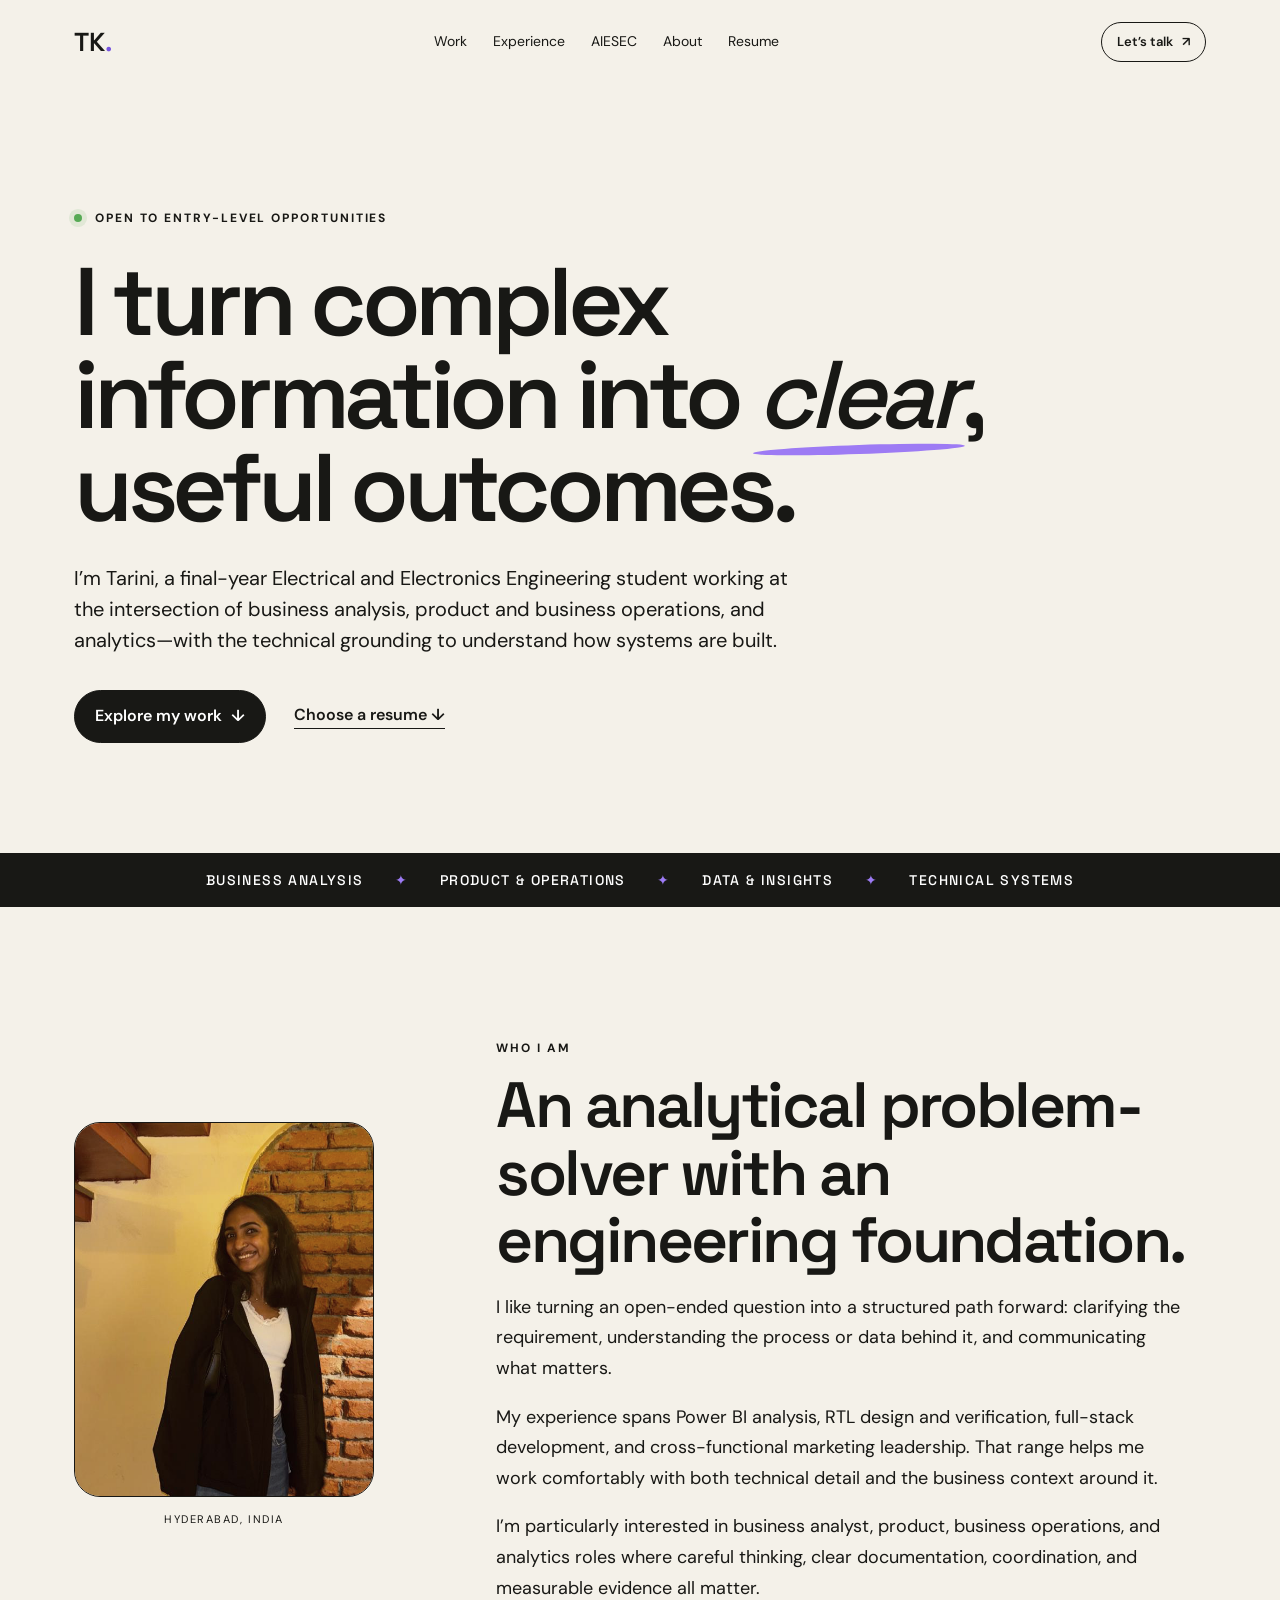
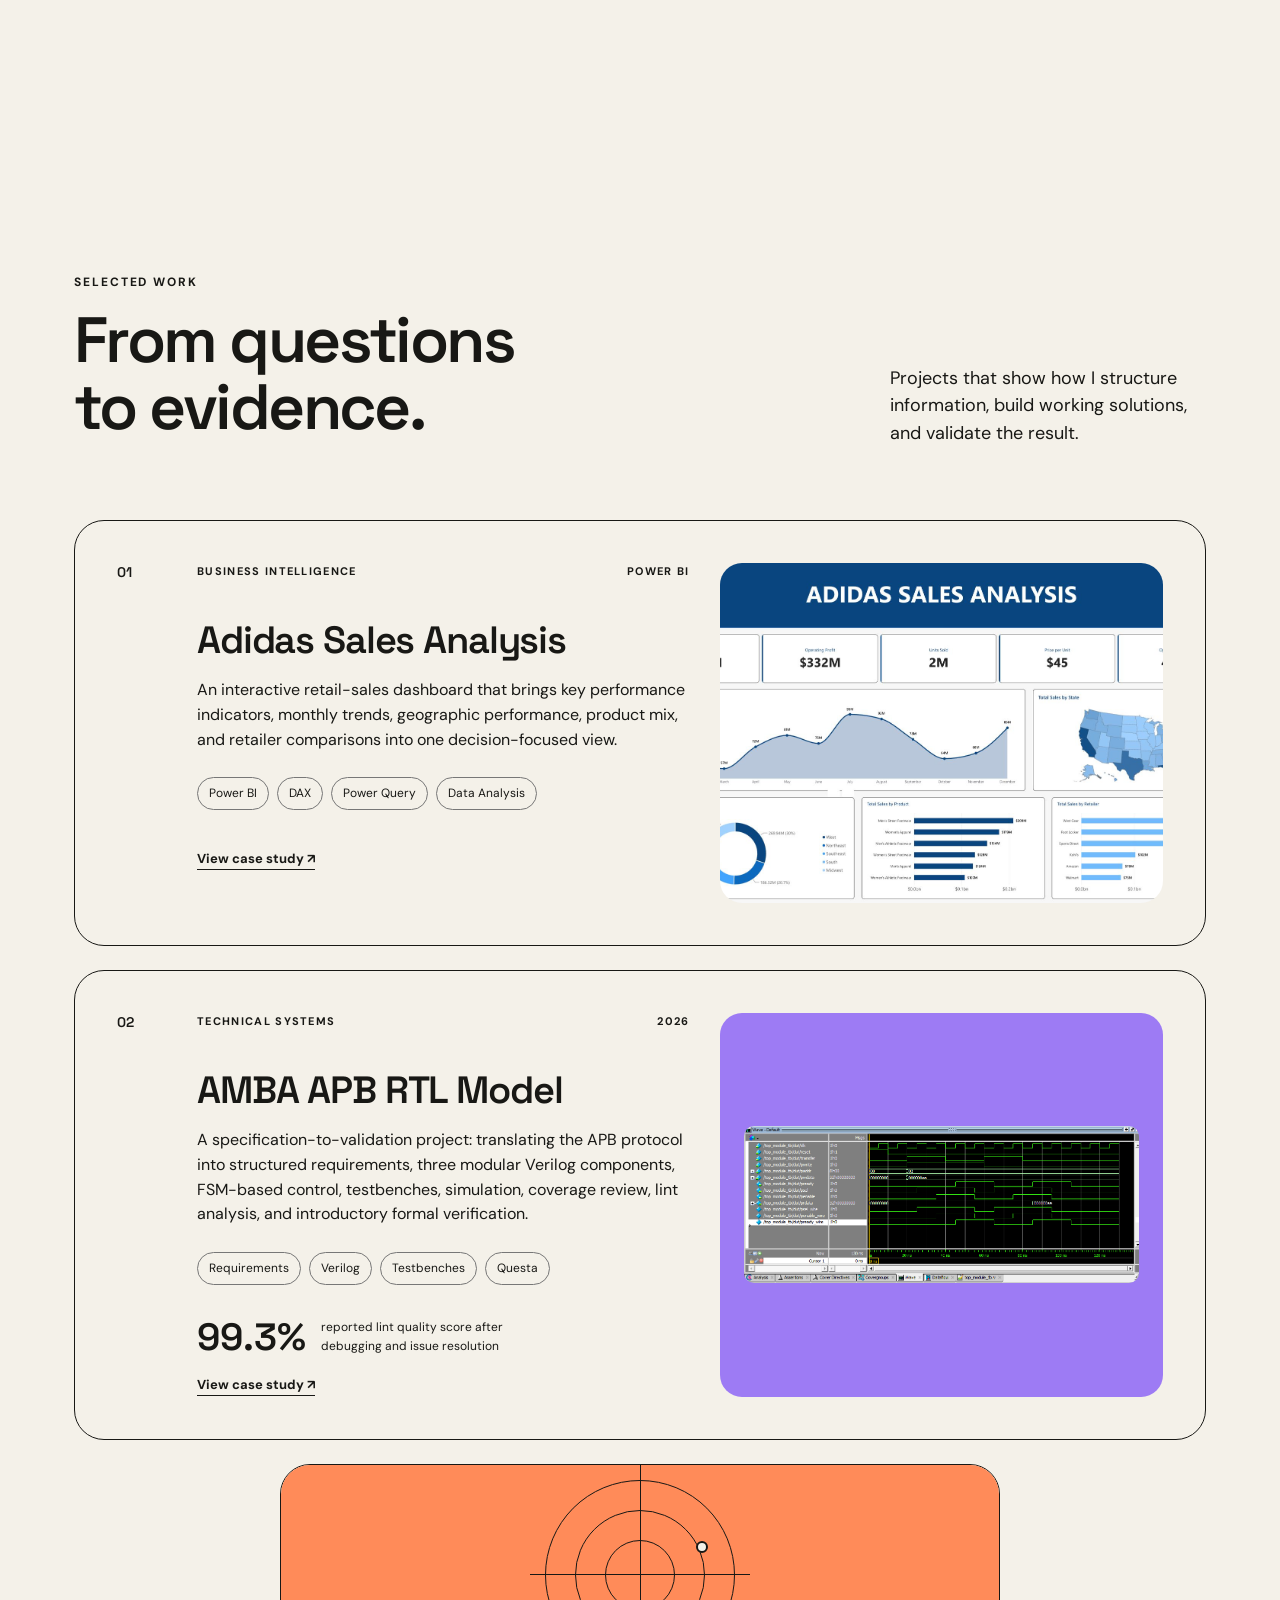
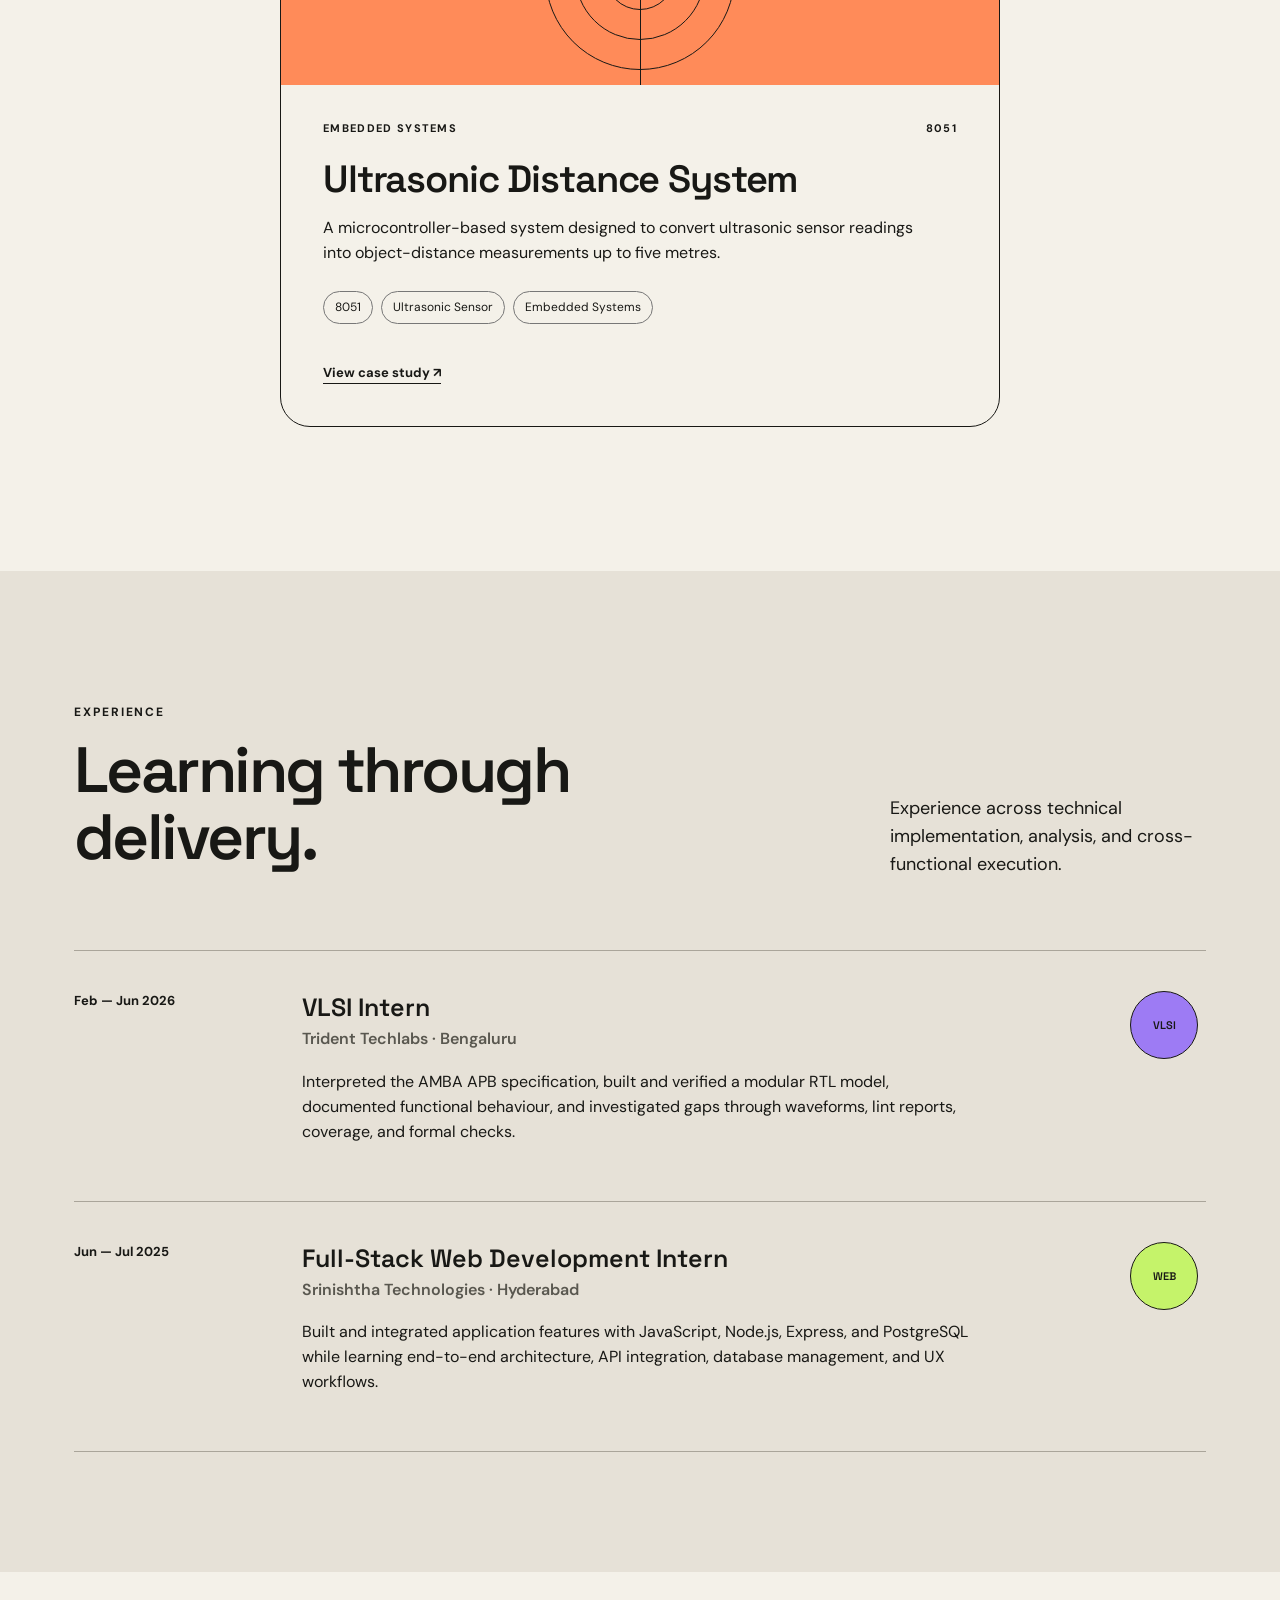
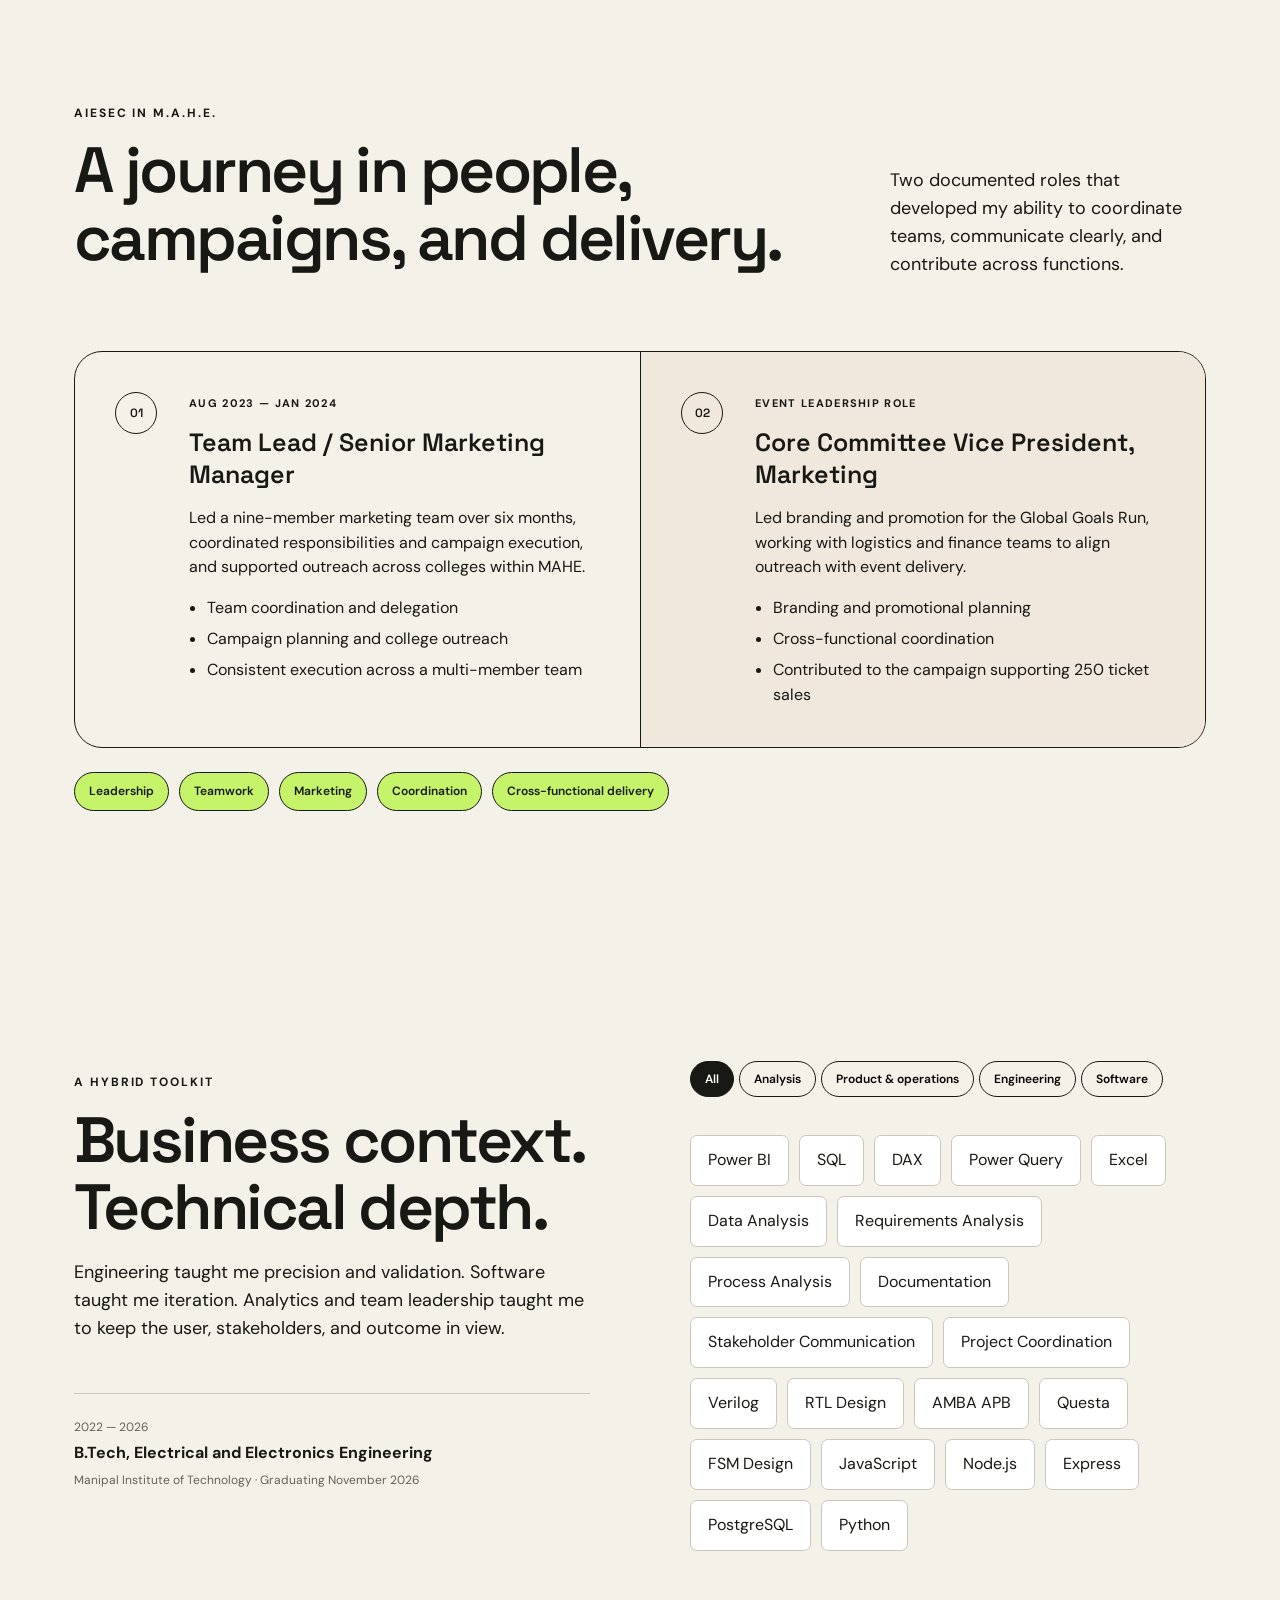
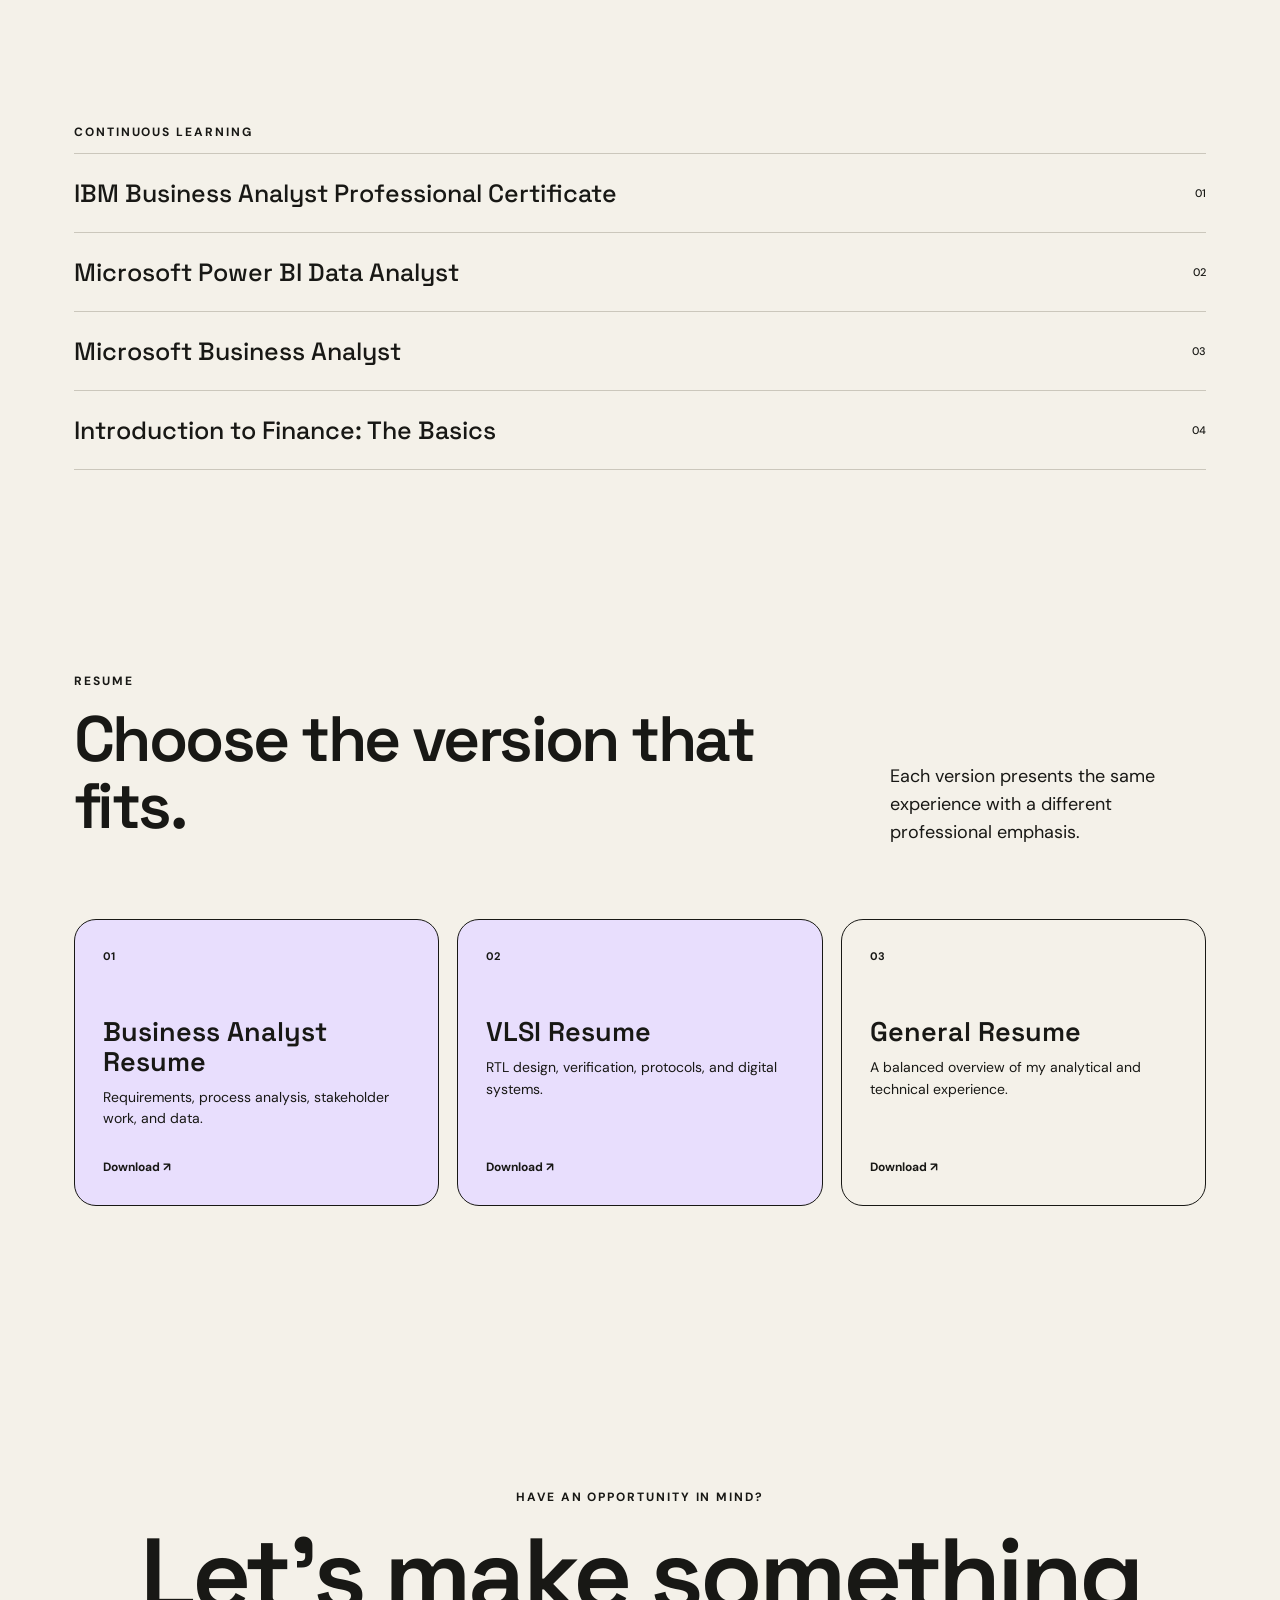
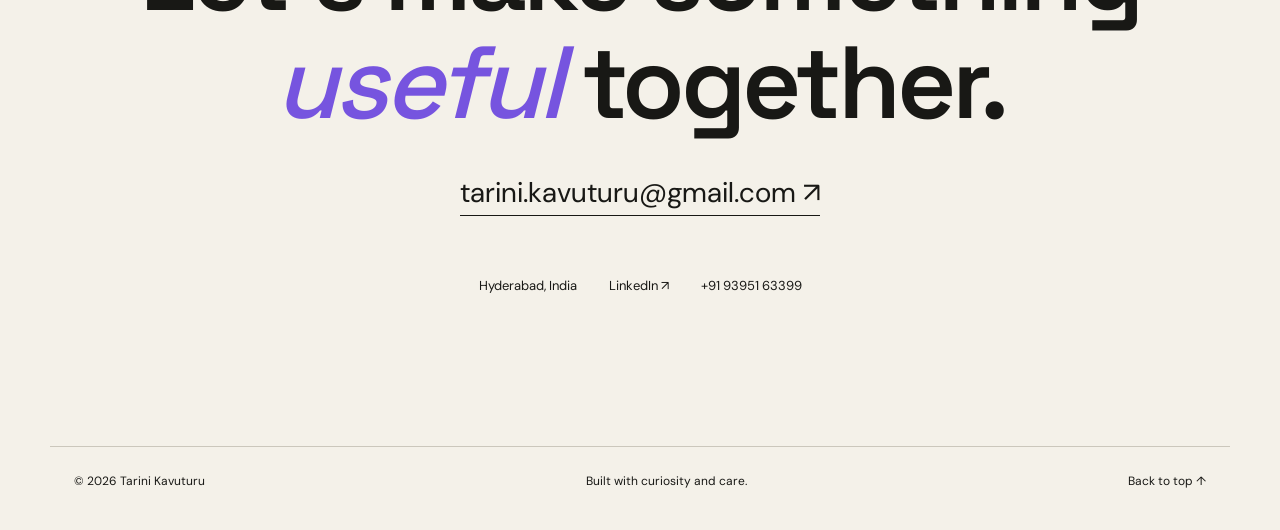
<file: index.html>
<!doctype html>
<html lang="en">
<head>
  <meta charset="utf-8"><meta name="viewport" content="width=device-width, initial-scale=1">
  <meta name="robots" content="noindex, nofollow">
  <meta name="description" content="Tarini Kavuturu — business analysis, product operations, analytics, and engineering portfolio.">
  <title>Tarini Kavuturu — Portfolio</title>
  <link rel="preconnect" href="https://fonts.googleapis.com"><link rel="preconnect" href="https://fonts.gstatic.com" crossorigin>
  <link href="https://fonts.googleapis.com/css2?family=DM+Sans:wght@400;500;600;700&family=Space+Grotesk:wght@500;600&display=swap" rel="stylesheet"><link rel="stylesheet" href="styles.css">
</head>
<body>
  <a class="skip-link" href="#main">Skip to content</a>
  <header class="site-header"><a class="logo" href="#top" aria-label="Tarini Kavuturu, home">TK<span>.</span></a><nav aria-label="Primary navigation"><a href="#work">Work</a><a href="#experience">Experience</a><a href="#aiesec">AIESEC</a><a href="#about">About</a><a href="#resume">Resume</a></nav><a class="pill small" href="mailto:tarini.kavuturu@gmail.com">Let’s talk <span aria-hidden="true">↗</span></a></header>
  <main id="main">
    <section class="hero" id="top"><div class="eyebrow"><span class="status-dot"></span> Open to entry-level opportunities</div><h1>I turn complex information into <span class="scribble">clear</span>, useful outcomes.</h1><p class="hero-copy">I’m Tarini, a final-year Electrical and Electronics Engineering student working at the intersection of business analysis, product and business operations, and analytics—with the technical grounding to understand how systems are built.</p><div class="hero-actions"><a class="pill primary" href="#work">Explore my work <span aria-hidden="true">↓</span></a><a class="text-link" href="#resume">Choose a resume <span aria-hidden="true">↓</span></a></div></section>
    <section class="ticker" aria-label="Areas of expertise"><div>BUSINESS ANALYSIS <span>✦</span> PRODUCT &amp; OPERATIONS <span>✦</span> DATA &amp; INSIGHTS <span>✦</span> TECHNICAL SYSTEMS</div></section>
    <section class="section introduction" id="about"><figure class="portrait-wrap"><div class="portrait-frame"><img src="assets/images/tarini.png" alt="Tarini Kavuturu smiling in front of a brick arch"></div><figcaption>Hyderabad, India</figcaption></figure><div class="introduction-copy"><p class="kicker">Who I am</p><h2>An analytical problem-solver with an engineering foundation.</h2><p>I like turning an open-ended question into a structured path forward: clarifying the requirement, understanding the process or data behind it, and communicating what matters.</p><p>My experience spans Power BI analysis, RTL design and verification, full-stack development, and cross-functional marketing leadership. That range helps me work comfortably with both technical detail and the business context around it.</p><p>I’m particularly interested in business analyst, product, business operations, and analytics roles where careful thinking, clear documentation, coordination, and measurable evidence all matter.</p></div></section>
    <section class="section" id="work">
      <div class="section-heading"><div><p class="kicker">Selected work</p><h2>From questions<br>to evidence.</h2></div><p>Projects that show how I structure information, build working solutions, and validate the result.</p></div>
      <a class="project project-feature project-adidas" href="projects/adidas-sales-analysis.html" aria-label="Read the Adidas Sales Analysis case study"><div class="project-number">01</div><div class="project-content"><div class="project-meta"><span>Business intelligence</span><span>Power BI</span></div><h3>Adidas Sales Analysis</h3><p>An interactive retail-sales dashboard that brings key performance indicators, monthly trends, geographic performance, product mix, and retailer comparisons into one decision-focused view.</p><ul class="tags"><li>Power BI</li><li>DAX</li><li>Power Query</li><li>Data Analysis</li></ul><span class="case-link">View case study <span aria-hidden="true">↗</span></span></div><div class="project-image"><img src="assets/images/adidas-dashboard.png" alt="Power BI dashboard for Adidas retail sales analysis"></div></a>
      <a class="project project-feature project-apb" href="projects/amba-apb.html" aria-label="Read the AMBA APB RTL Model case study"><div class="project-number">02</div><div class="project-content"><div class="project-meta"><span>Technical systems</span><span>2026</span></div><h3>AMBA APB RTL Model</h3><p>A specification-to-validation project: translating the APB protocol into structured requirements, three modular Verilog components, FSM-based control, testbenches, simulation, coverage review, lint analysis, and introductory formal verification.</p><ul class="tags"><li>Requirements</li><li>Verilog</li><li>Testbenches</li><li>Questa</li></ul><div class="result"><strong>99.3%</strong><span>reported lint quality score after debugging and issue resolution</span></div><span class="case-link">View case study <span aria-hidden="true">↗</span></span></div><div class="project-image evidence"><img src="assets/images/apb-waveform.png" alt="Questa Sim waveform evidence from the APB project"></div></a>
      <a class="project compact project-sensor" href="projects/ultrasonic-distance-system.html" aria-label="Read the Ultrasonic Distance System case study"><div class="project-number">03</div><div class="radar" aria-hidden="true"><span></span><span></span><span></span><i></i></div><div class="project-meta"><span>Embedded systems</span><span>8051</span></div><h3>Ultrasonic Distance System</h3><p>A microcontroller-based system designed to convert ultrasonic sensor readings into object-distance measurements up to five metres.</p><ul class="tags"><li>8051</li><li>Ultrasonic Sensor</li><li>Embedded Systems</li></ul><span class="case-link">View case study <span aria-hidden="true">↗</span></span></a>
    </section>
    <section class="section experience" id="experience"><div class="section-heading"><div><p class="kicker">Experience</p><h2>Learning through delivery.</h2></div><p>Experience across technical implementation, analysis, and cross-functional execution.</p></div><div class="timeline"><article><div class="date">Feb — Jun 2026</div><div><h3>VLSI Intern</h3><p class="company">Trident Techlabs · Bengaluru</p><p>Interpreted the AMBA APB specification, built and verified a modular RTL model, documented functional behaviour, and investigated gaps through waveforms, lint reports, coverage, and formal checks.</p></div><span class="role-mark purple">VLSI</span></article><article><div class="date">Jun — Jul 2025</div><div><h3>Full-Stack Web Development Intern</h3><p class="company">Srinishtha Technologies · Hyderabad</p><p>Built and integrated application features with JavaScript, Node.js, Express, and PostgreSQL while learning end-to-end architecture, API integration, database management, and UX workflows.</p></div><span class="role-mark green">WEB</span></article></div></section>
    <section class="section aiesec-section" id="aiesec"><div class="section-heading"><div><p class="kicker">AIESEC in M.A.H.E.</p><h2>A journey in people,<br>campaigns, and delivery.</h2></div><p>Two documented roles that developed my ability to coordinate teams, communicate clearly, and contribute across functions.</p></div><div class="journey"><article><div class="journey-step">01</div><div><p class="journey-date">Aug 2023 — Jan 2024</p><h3>Team Lead / Senior Marketing Manager</h3><p>Led a nine-member marketing team over six months, coordinated responsibilities and campaign execution, and supported outreach across colleges within MAHE.</p><ul><li>Team coordination and delegation</li><li>Campaign planning and college outreach</li><li>Consistent execution across a multi-member team</li></ul></div></article><article><div class="journey-step">02</div><div><p class="journey-date">Event leadership role</p><h3>Core Committee Vice President, Marketing</h3><p>Led branding and promotion for the Global Goals Run, working with logistics and finance teams to align outreach with event delivery.</p><ul><li>Branding and promotional planning</li><li>Cross-functional coordination</li><li>Contributed to the campaign supporting 250 ticket sales</li></ul></div></article></div><div class="aiesec-summary"><span>Leadership</span><span>Teamwork</span><span>Marketing</span><span>Coordination</span><span>Cross-functional delivery</span></div></section>
    <section class="section skills" id="toolkit"><div class="about-copy"><p class="kicker">A hybrid toolkit</p><h2>Business context.<br>Technical depth.</h2><p>Engineering taught me precision and validation. Software taught me iteration. Analytics and team leadership taught me to keep the user, stakeholders, and outcome in view.</p><div class="education"><span>2022 — 2026</span><strong>B.Tech, Electrical and Electronics Engineering</strong><small>Manipal Institute of Technology · Graduating November 2026</small></div></div><div class="skill-cloud" aria-label="Skills"><button class="skill active" data-group="all">All</button><button class="skill" data-group="analytics">Analysis</button><button class="skill" data-group="product">Product &amp; operations</button><button class="skill" data-group="hardware">Engineering</button><button class="skill" data-group="software">Software</button><div class="skill-list"><span data-skill="analytics">Power BI</span><span data-skill="analytics">SQL</span><span data-skill="analytics">DAX</span><span data-skill="analytics">Power Query</span><span data-skill="analytics">Excel</span><span data-skill="analytics">Data Analysis</span><span data-skill="product">Requirements Analysis</span><span data-skill="product">Process Analysis</span><span data-skill="product">Documentation</span><span data-skill="product">Stakeholder Communication</span><span data-skill="product">Project Coordination</span><span data-skill="hardware">Verilog</span><span data-skill="hardware">RTL Design</span><span data-skill="hardware">AMBA APB</span><span data-skill="hardware">Questa</span><span data-skill="hardware">FSM Design</span><span data-skill="software">JavaScript</span><span data-skill="software">Node.js</span><span data-skill="software">Express</span><span data-skill="software">PostgreSQL</span><span data-skill="software">Python</span></div></div></section>
    <section class="certs section"><p class="kicker">Continuous learning</p><div class="cert-row"><span>IBM Business Analyst Professional Certificate</span><span>01</span></div><div class="cert-row"><span>Microsoft Power BI Data Analyst</span><span>02</span></div><div class="cert-row"><span>Microsoft Business Analyst</span><span>03</span></div><div class="cert-row"><span>Introduction to Finance: The Basics</span><span>04</span></div></section>
    <section class="resume-section section" id="resume"><div class="section-heading"><div><p class="kicker">Resume</p><h2>Choose the version that fits.</h2></div><p>Each version presents the same experience with a different professional emphasis.</p></div><div class="resume-grid"><a class="resume-card featured" href="assets/resumes/tarini_kavuturu_resume_ba.docx" download><span>01</span><h3>Business Analyst Resume</h3><p>Requirements, process analysis, stakeholder work, and data.</p><strong>Download ↗</strong></a><a class="resume-card featured" href="assets/resumes/tarini_kavuturu_resume_vlsi.docx" download><span>02</span><h3>VLSI Resume</h3><p>RTL design, verification, protocols, and digital systems.</p><strong>Download ↗</strong></a><a class="resume-card" href="assets/resumes/tarini_kavuturu_resume.pdf" download><span>03</span><h3>General Resume</h3><p>A balanced overview of my analytical and technical experience.</p><strong>Download ↗</strong></a></div></section>
    <section class="contact section"><p class="kicker">Have an opportunity in mind?</p><h2>Let’s make something<br><em>useful</em> together.</h2><a class="email" href="mailto:tarini.kavuturu@gmail.com">tarini.kavuturu@gmail.com <span aria-hidden="true">↗</span></a><div class="contact-meta"><span>Hyderabad, India</span><a href="https://linkedin.com/in/tarini-kavuturu" target="_blank" rel="noreferrer">LinkedIn ↗</a><a href="tel:+919395163399">+91 93951 63399</a></div></section>
  </main><footer><span>© <span id="year"></span> Tarini Kavuturu</span><span>Built with curiosity and care.</span><a href="#top">Back to top ↑</a></footer><script src="script.js"></script>
</body></html>
</file>
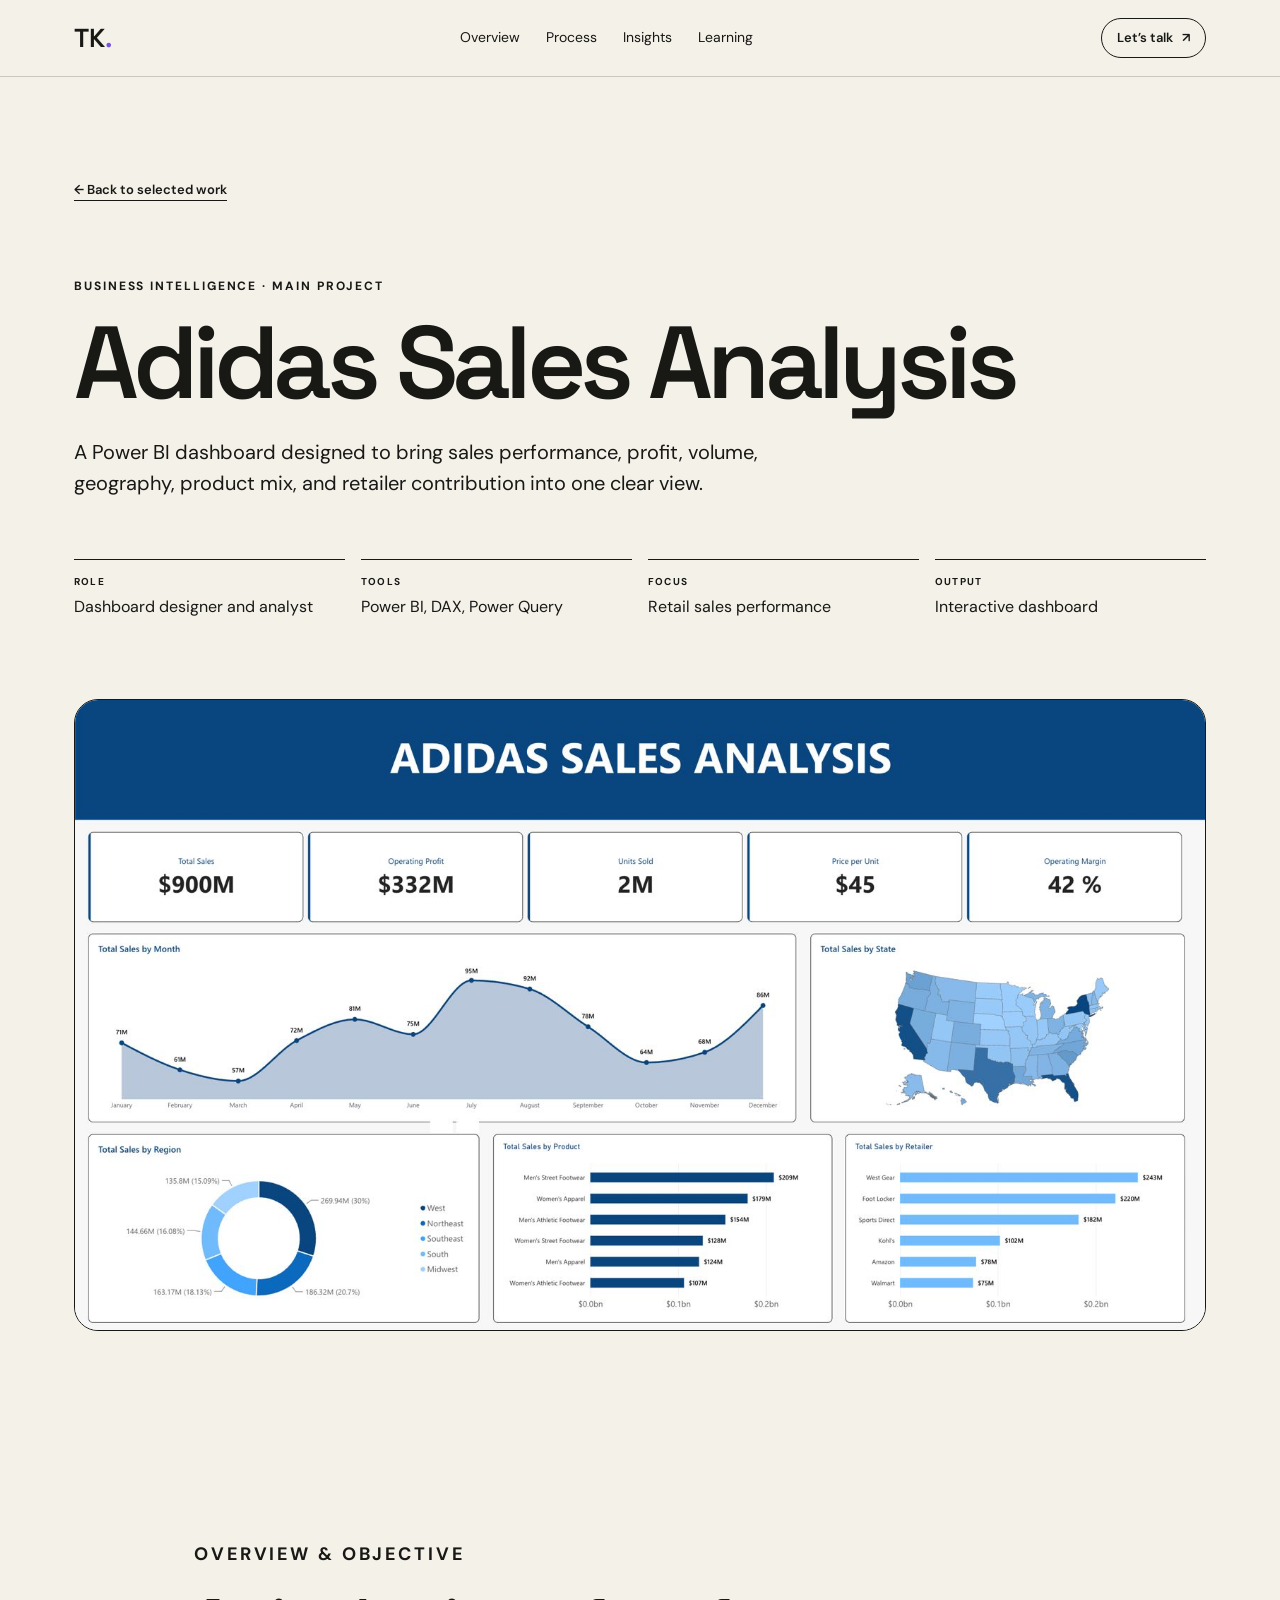
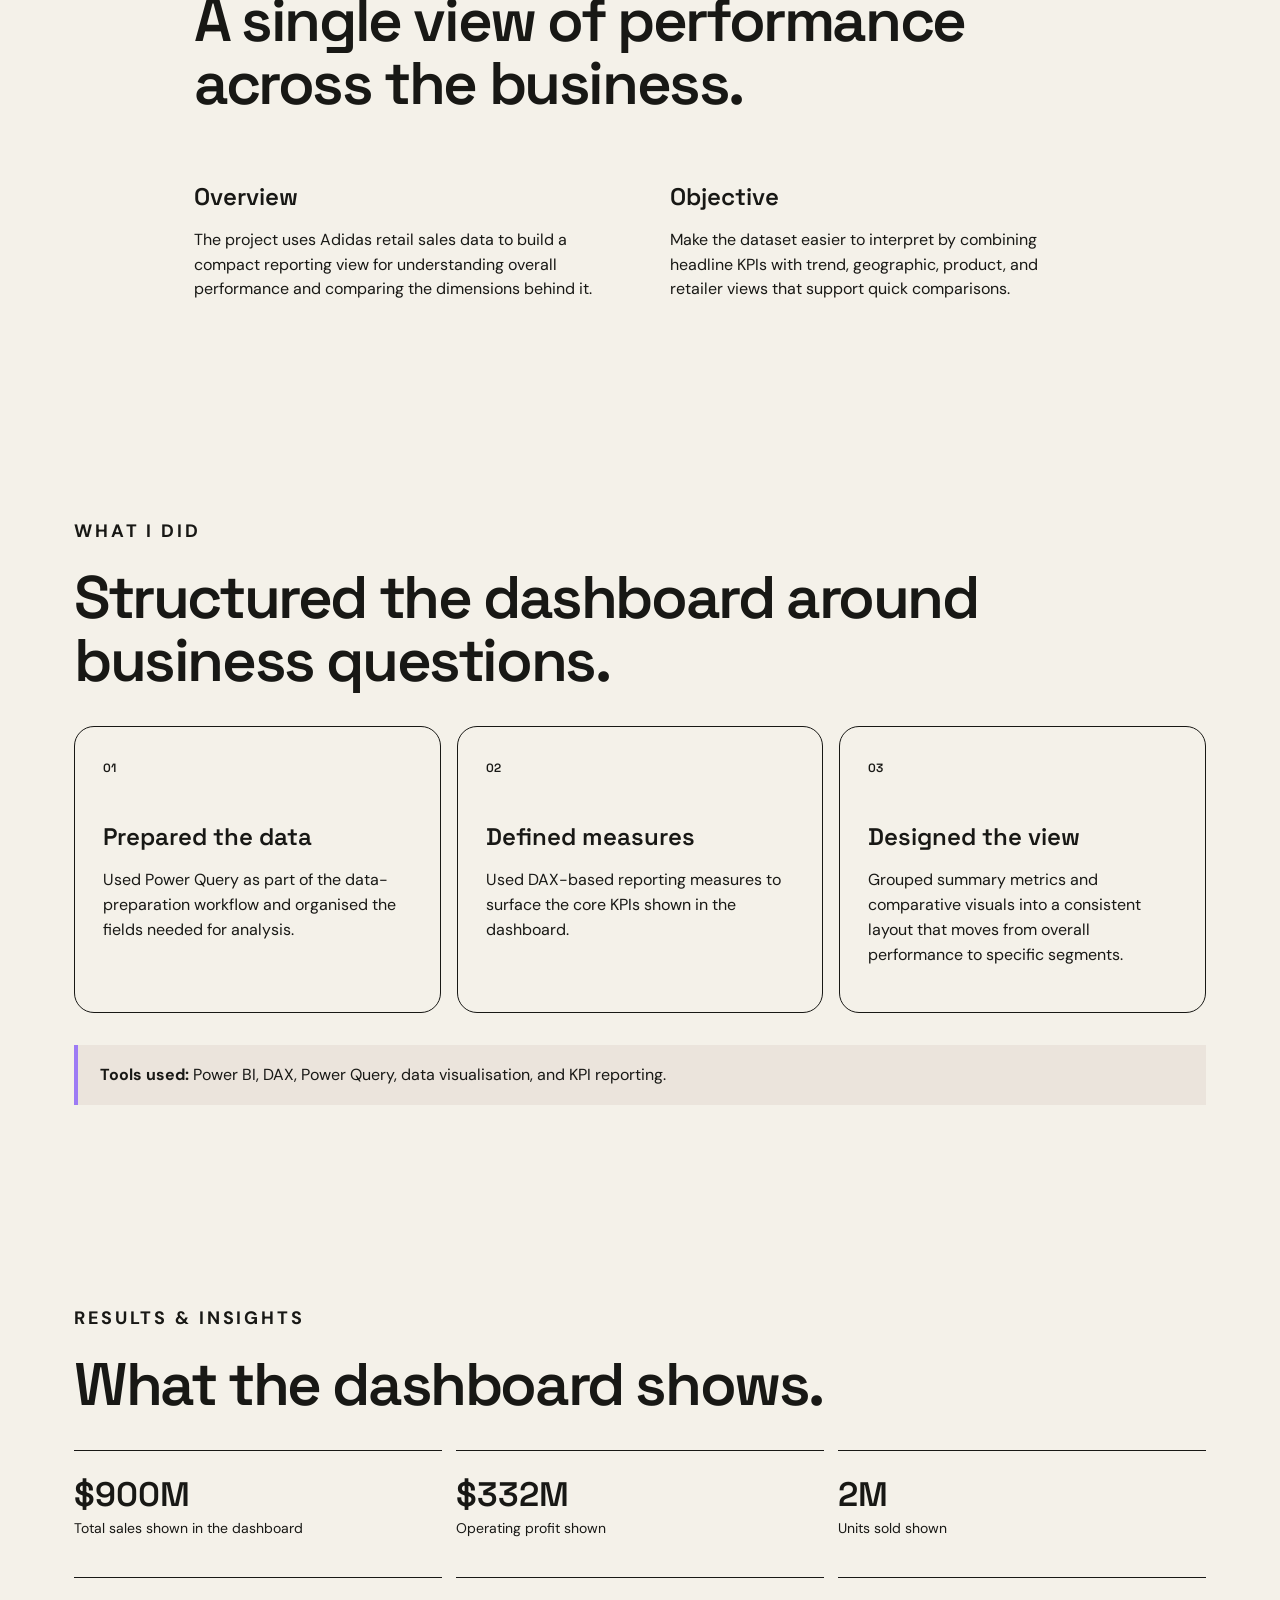
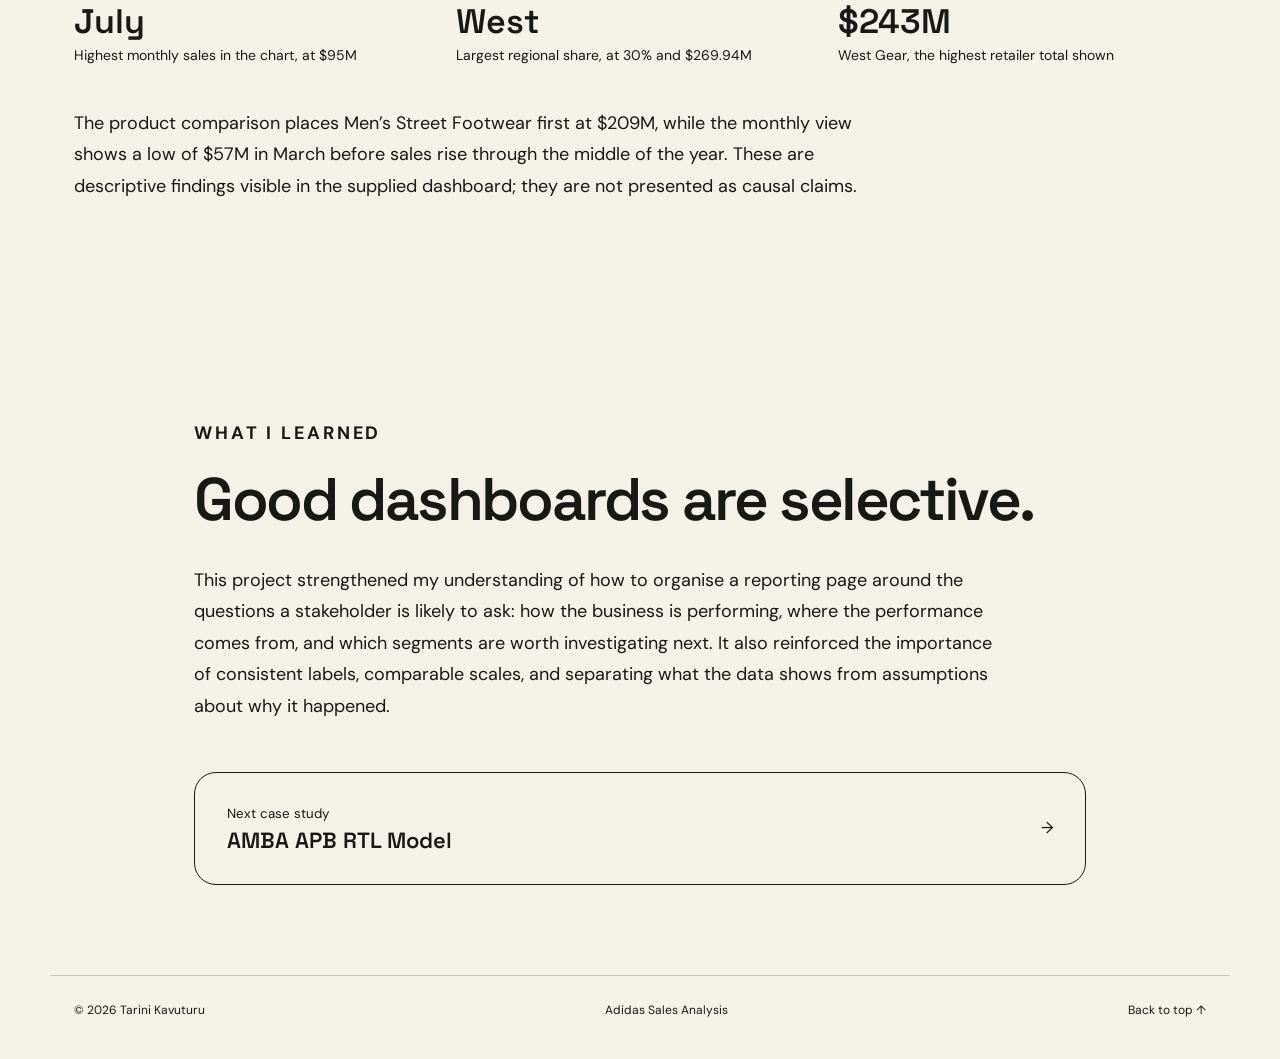
<file: projects/adidas-sales-analysis.html>
<!doctype html><html lang="en"><head><meta charset="utf-8"><meta name="viewport" content="width=device-width, initial-scale=1"><meta name="description" content="Adidas Sales Analysis Power BI case study by Tarini Kavuturu."><title>Adidas Sales Analysis — Tarini Kavuturu</title><link rel="preconnect" href="https://fonts.googleapis.com"><link rel="preconnect" href="https://fonts.gstatic.com" crossorigin><link href="https://fonts.googleapis.com/css2?family=DM+Sans:wght@400;500;600;700&family=Space+Grotesk:wght@500;600&display=swap" rel="stylesheet"><link rel="stylesheet" href="../styles.css"></head><body>
<a class="skip-link" href="#main">Skip to content</a><header class="case-header"><div class="site-header"><a class="logo" href="../index.html" aria-label="Tarini Kavuturu, home">TK<span>.</span></a><nav aria-label="Case study navigation"><a href="#overview">Overview</a><a href="#process">Process</a><a href="#insights">Insights</a><a href="#learning">Learning</a></nav><a class="pill small" href="mailto:tarini.kavuturu@gmail.com">Let’s talk <span aria-hidden="true">↗</span></a></div></header>
<main class="case-main" id="main"><section class="case-hero"><a class="back-link" href="../index.html#work">← Back to selected work</a><p class="kicker">Business intelligence · Main project</p><h1>Adidas Sales Analysis</h1><p class="case-lede">A Power BI dashboard designed to bring sales performance, profit, volume, geography, product mix, and retailer contribution into one clear view.</p><div class="case-facts"><div><span>Role</span>Dashboard designer and analyst</div><div><span>Tools</span>Power BI, DAX, Power Query</div><div><span>Focus</span>Retail sales performance</div><div><span>Output</span>Interactive dashboard</div></div></section>
<div class="case-visual"><img src="../assets/images/adidas-dashboard.png" alt="Complete Adidas Sales Analysis dashboard showing five KPIs and breakdowns by month, state, region, product, and retailer"></div>
<section class="case-section" id="overview"><p class="kicker">Overview &amp; objective</p><h2>A single view of performance across the business.</h2><div class="case-grid"><div><h3>Overview</h3><p>The project uses Adidas retail sales data to build a compact reporting view for understanding overall performance and comparing the dimensions behind it.</p></div><div><h3>Objective</h3><p>Make the dataset easier to interpret by combining headline KPIs with trend, geographic, product, and retailer views that support quick comparisons.</p></div></div></section>
<section class="case-section wide" id="process"><p class="kicker">What I did</p><h2>Structured the dashboard around business questions.</h2><div class="process-grid"><article><span>01</span><h3>Prepared the data</h3><p>Used Power Query as part of the data-preparation workflow and organised the fields needed for analysis.</p></article><article><span>02</span><h3>Defined measures</h3><p>Used DAX-based reporting measures to surface the core KPIs shown in the dashboard.</p></article><article><span>03</span><h3>Designed the view</h3><p>Grouped summary metrics and comparative visuals into a consistent layout that moves from overall performance to specific segments.</p></article></div><div class="note"><strong>Tools used:</strong> Power BI, DAX, Power Query, data visualisation, and KPI reporting.</div></section>
<section class="case-section wide" id="insights"><p class="kicker">Results &amp; insights</p><h2>What the dashboard shows.</h2><div class="insight-grid"><div class="insight"><strong>$900M</strong><span>Total sales shown in the dashboard</span></div><div class="insight"><strong>$332M</strong><span>Operating profit shown</span></div><div class="insight"><strong>2M</strong><span>Units sold shown</span></div><div class="insight"><strong>July</strong><span>Highest monthly sales in the chart, at $95M</span></div><div class="insight"><strong>West</strong><span>Largest regional share, at 30% and $269.94M</span></div><div class="insight"><strong>$243M</strong><span>West Gear, the highest retailer total shown</span></div></div><p>The product comparison places Men’s Street Footwear first at $209M, while the monthly view shows a low of $57M in March before sales rise through the middle of the year. These are descriptive findings visible in the supplied dashboard; they are not presented as causal claims.</p></section>
<section class="case-section" id="learning"><p class="kicker">What I learned</p><h2>Good dashboards are selective.</h2><p>This project strengthened my understanding of how to organise a reporting page around the questions a stakeholder is likely to ask: how the business is performing, where the performance comes from, and which segments are worth investigating next. It also reinforced the importance of consistent labels, comparable scales, and separating what the data shows from assumptions about why it happened.</p><a class="next-project" href="amba-apb.html"><span><small>Next case study</small><br><strong>AMBA APB RTL Model</strong></span><span aria-hidden="true">→</span></a></section></main>
<footer><span>© <span id="year"></span> Tarini Kavuturu</span><span>Adidas Sales Analysis</span><a href="#main">Back to top ↑</a></footer><script src="../script.js"></script></body></html>
</file>
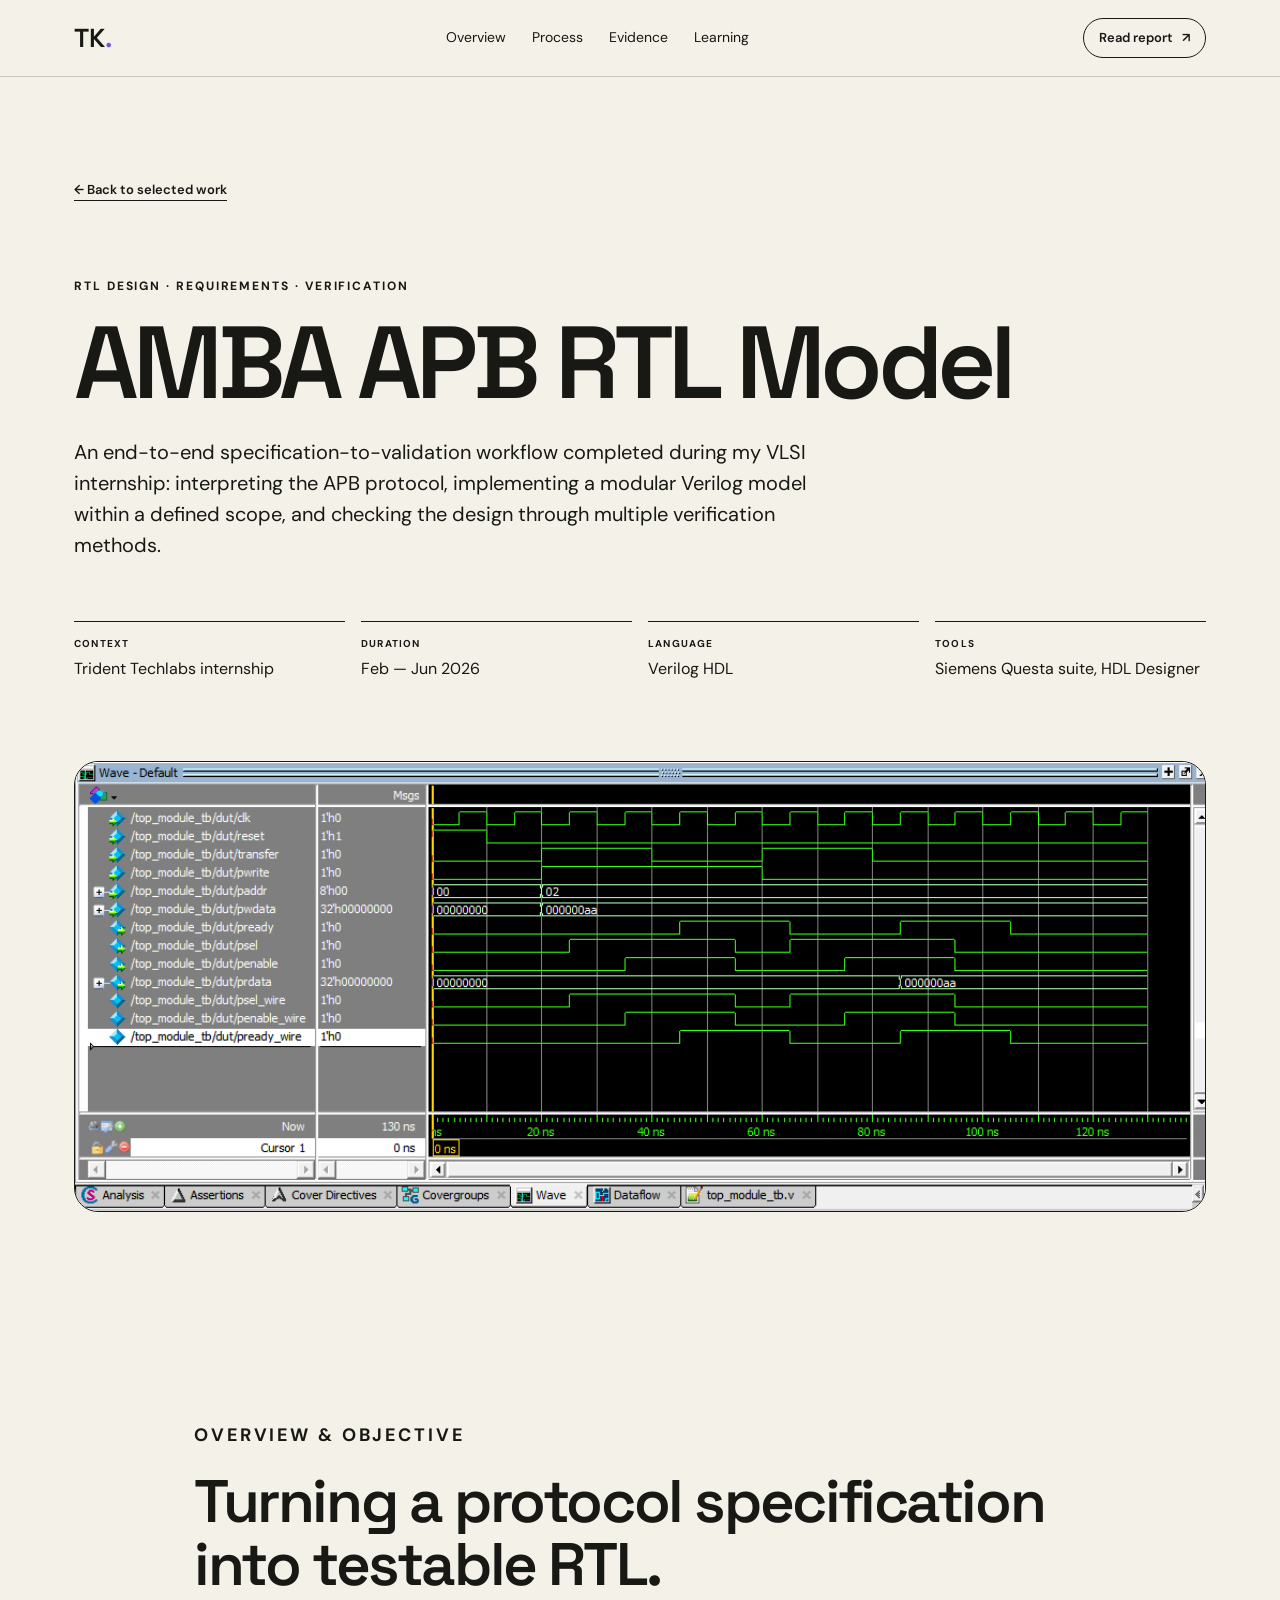
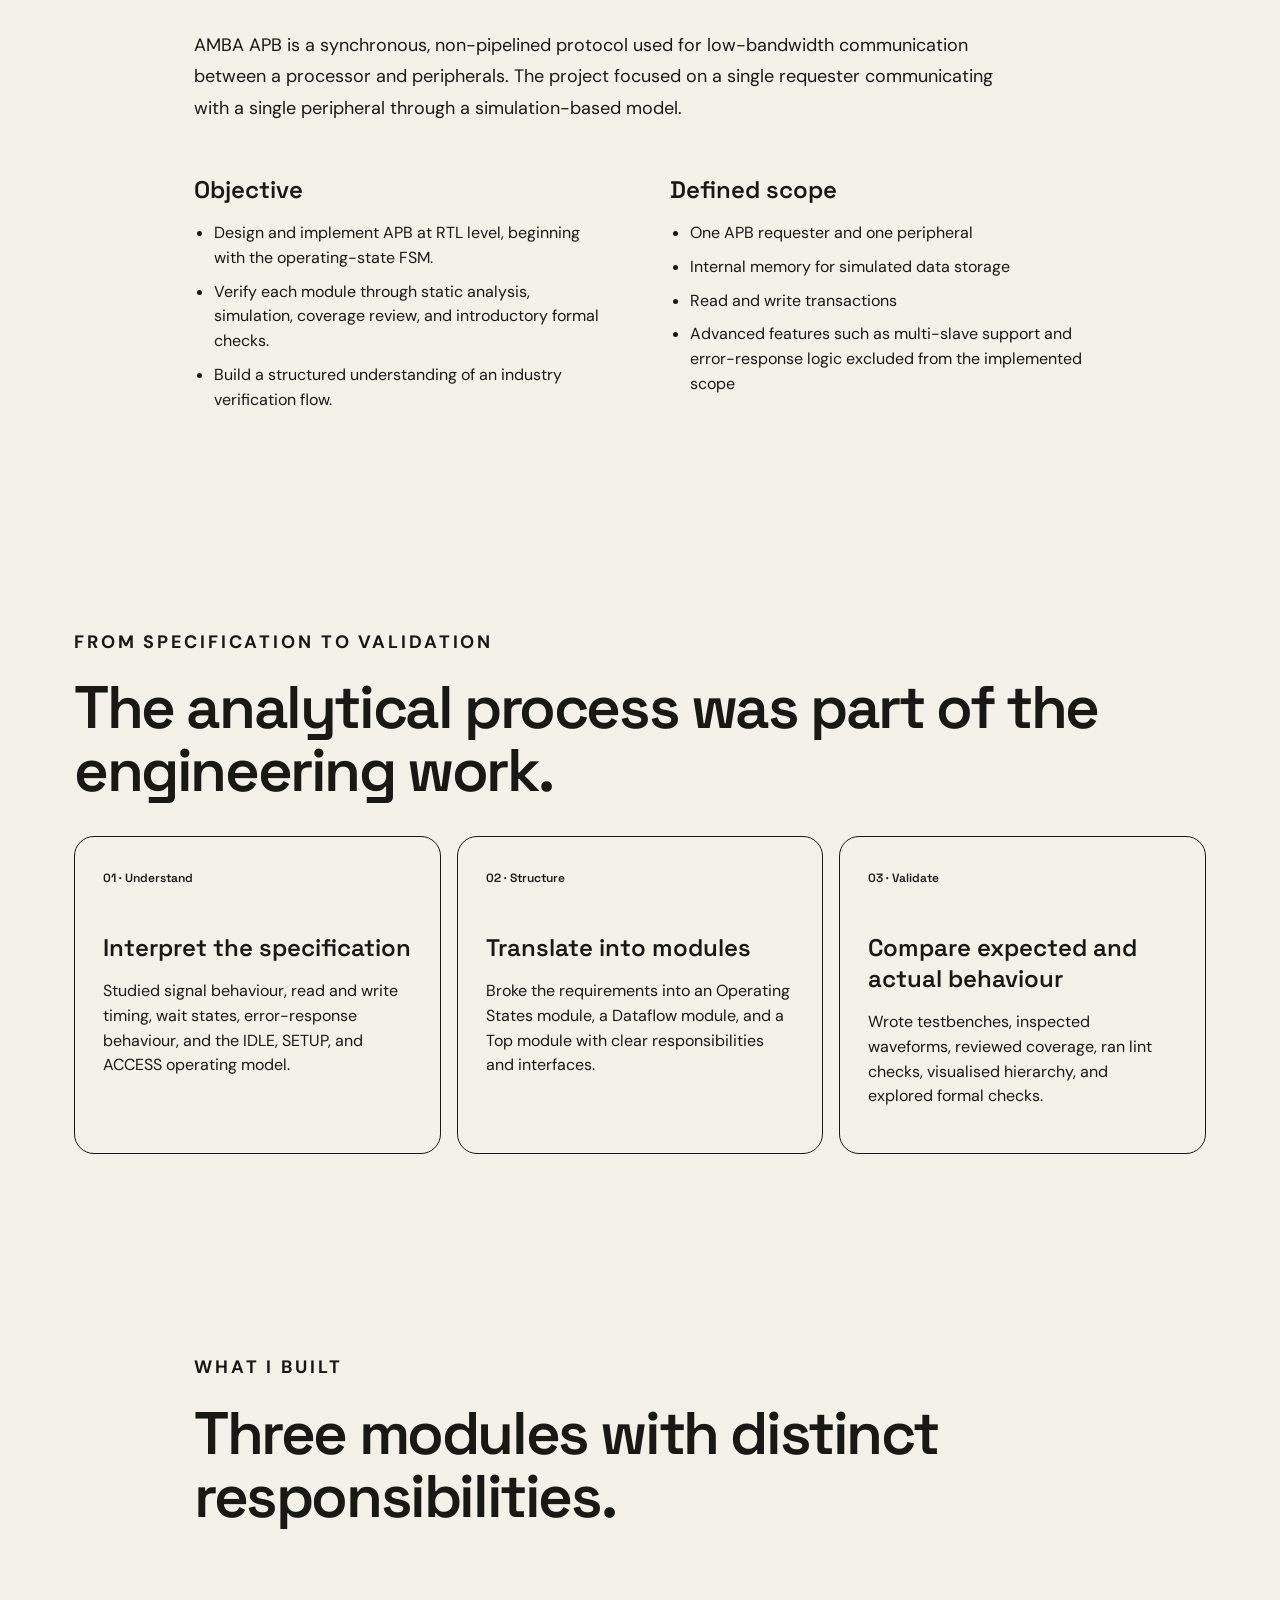
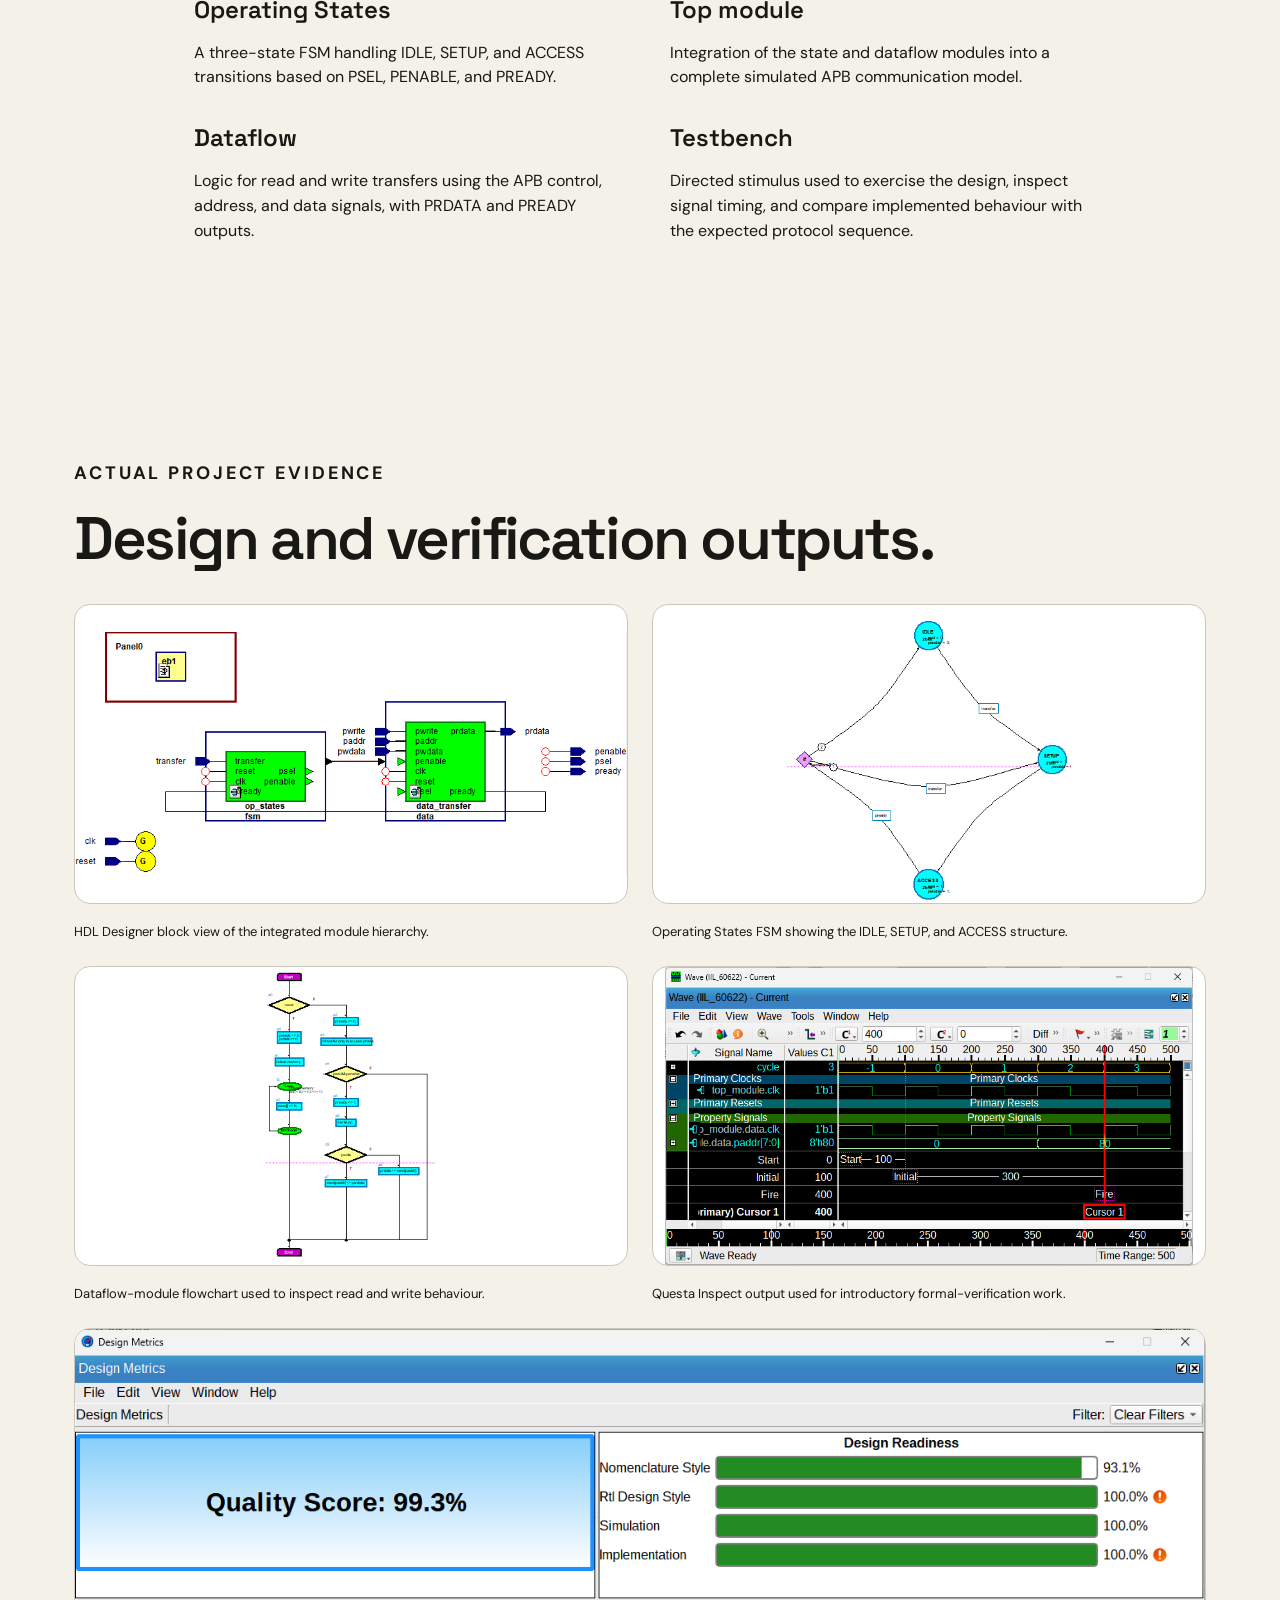
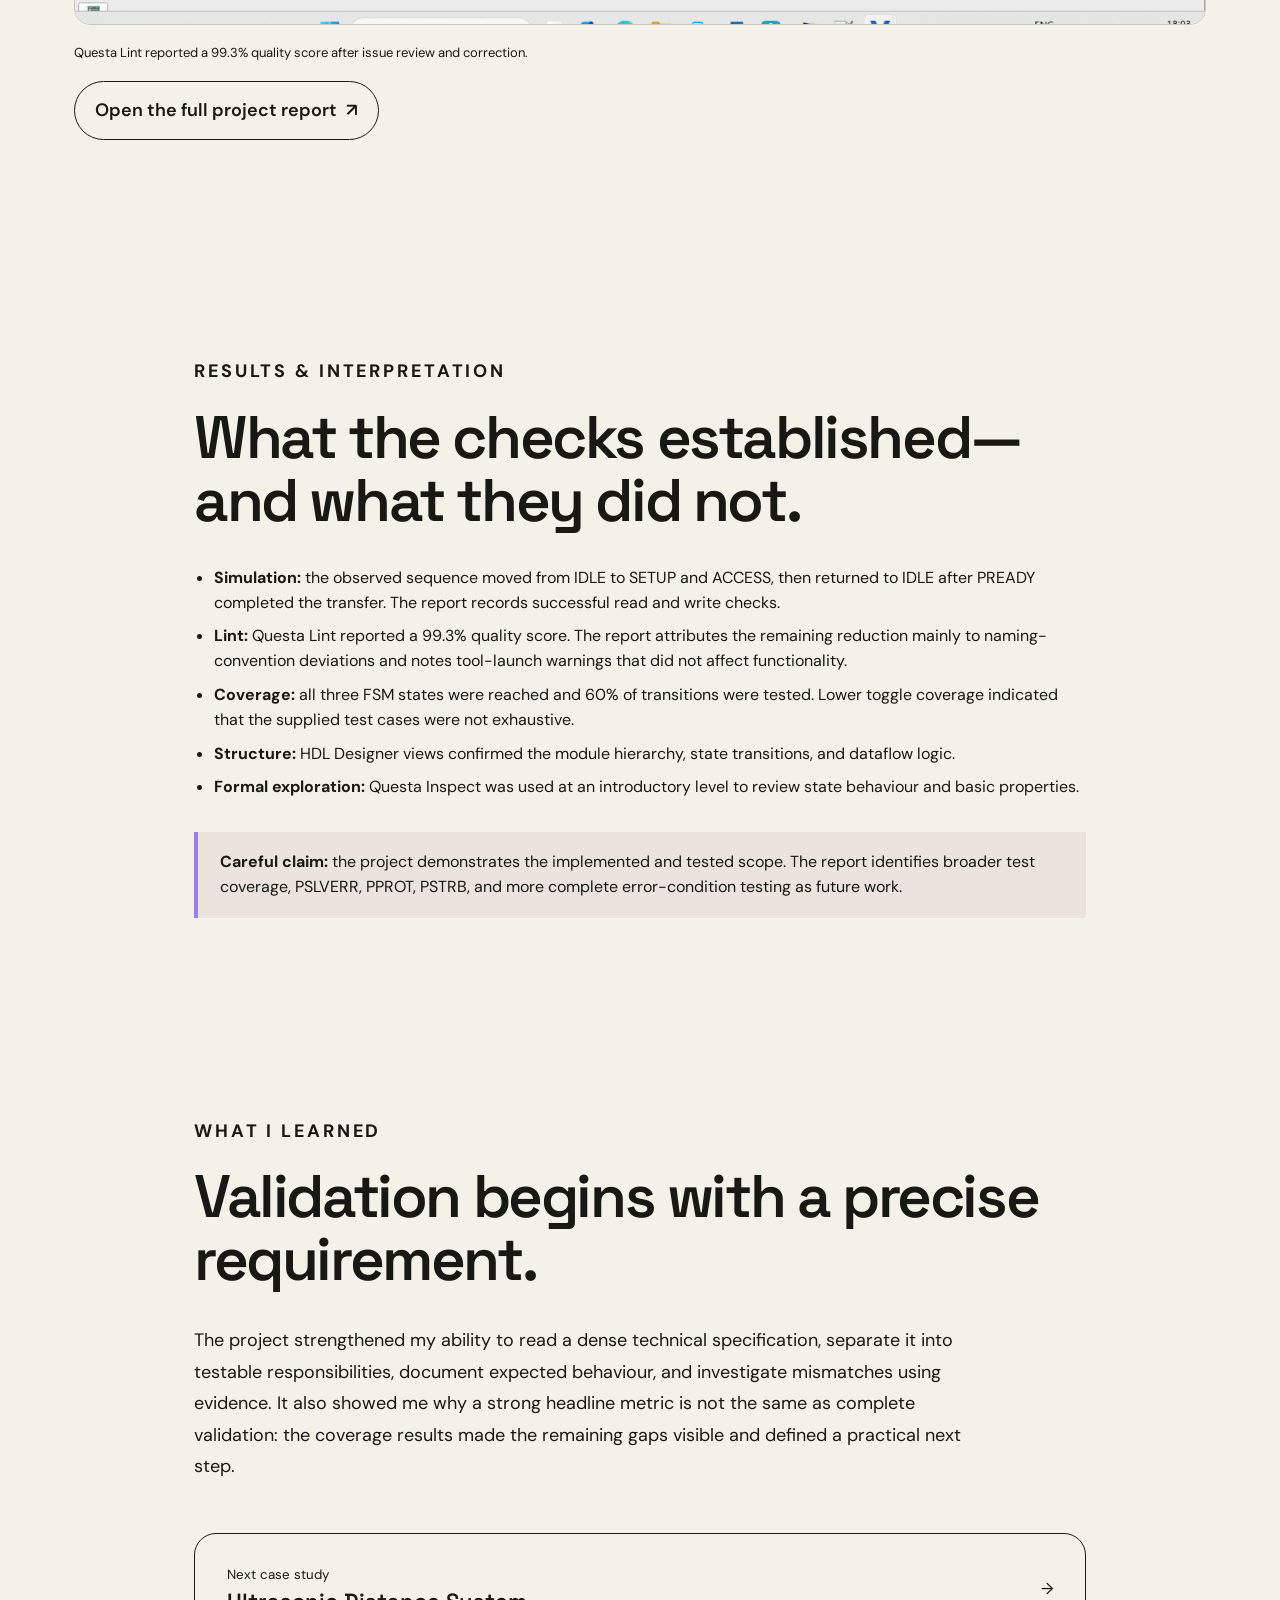
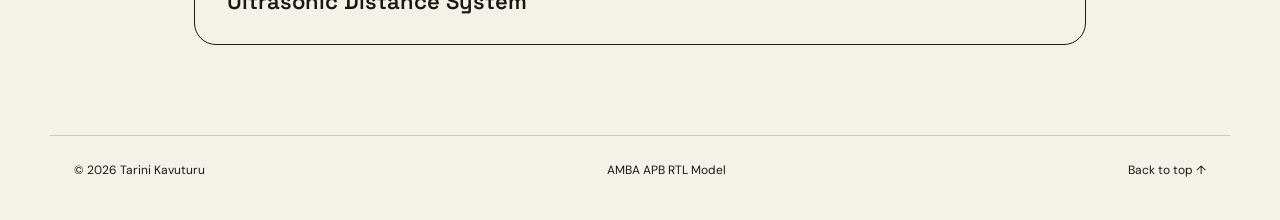
<file: projects/amba-apb.html>
<!doctype html><html lang="en"><head><meta charset="utf-8"><meta name="viewport" content="width=device-width, initial-scale=1"><meta name="description" content="AMBA APB RTL design and verification case study by Tarini Kavuturu."><title>AMBA APB RTL Model — Tarini Kavuturu</title><link rel="preconnect" href="https://fonts.googleapis.com"><link rel="preconnect" href="https://fonts.gstatic.com" crossorigin><link href="https://fonts.googleapis.com/css2?family=DM+Sans:wght@400;500;600;700&family=Space+Grotesk:wght@500;600&display=swap" rel="stylesheet"><link rel="stylesheet" href="../styles.css"></head><body>
<a class="skip-link" href="#main">Skip to content</a><header class="case-header"><div class="site-header"><a class="logo" href="../index.html" aria-label="Tarini Kavuturu, home">TK<span>.</span></a><nav aria-label="Case study navigation"><a href="#overview">Overview</a><a href="#process">Process</a><a href="#evidence">Evidence</a><a href="#learning">Learning</a></nav><a class="pill small" href="../assets/reports/amba-apb-project-report.pdf" target="_blank" rel="noreferrer">Read report <span aria-hidden="true">↗</span></a></div></header>
<main class="case-main" id="main"><section class="case-hero"><a class="back-link" href="../index.html#work">← Back to selected work</a><p class="kicker">RTL design · Requirements · Verification</p><h1>AMBA APB RTL Model</h1><p class="case-lede">An end-to-end specification-to-validation workflow completed during my VLSI internship: interpreting the APB protocol, implementing a modular Verilog model within a defined scope, and checking the design through multiple verification methods.</p><div class="case-facts"><div><span>Context</span>Trident Techlabs internship</div><div><span>Duration</span>Feb — Jun 2026</div><div><span>Language</span>Verilog HDL</div><div><span>Tools</span>Siemens Questa suite, HDL Designer</div></div></section>
<div class="case-visual"><img src="../assets/images/apb-waveform.png" alt="Questa Sim waveform from the implemented AMBA APB model"></div>
<section class="case-section" id="overview"><p class="kicker">Overview &amp; objective</p><h2>Turning a protocol specification into testable RTL.</h2><p>AMBA APB is a synchronous, non-pipelined protocol used for low-bandwidth communication between a processor and peripherals. The project focused on a single requester communicating with a single peripheral through a simulation-based model.</p><div class="case-grid"><div><h3>Objective</h3><ul><li>Design and implement APB at RTL level, beginning with the operating-state FSM.</li><li>Verify each module through static analysis, simulation, coverage review, and introductory formal checks.</li><li>Build a structured understanding of an industry verification flow.</li></ul></div><div><h3>Defined scope</h3><ul><li>One APB requester and one peripheral</li><li>Internal memory for simulated data storage</li><li>Read and write transactions</li><li>Advanced features such as multi-slave support and error-response logic excluded from the implemented scope</li></ul></div></div></section>
<section class="case-section wide" id="process"><p class="kicker">From specification to validation</p><h2>The analytical process was part of the engineering work.</h2><div class="process-grid"><article><span>01 · Understand</span><h3>Interpret the specification</h3><p>Studied signal behaviour, read and write timing, wait states, error-response behaviour, and the IDLE, SETUP, and ACCESS operating model.</p></article><article><span>02 · Structure</span><h3>Translate into modules</h3><p>Broke the requirements into an Operating States module, a Dataflow module, and a Top module with clear responsibilities and interfaces.</p></article><article><span>03 · Validate</span><h3>Compare expected and actual behaviour</h3><p>Wrote testbenches, inspected waveforms, reviewed coverage, ran lint checks, visualised hierarchy, and explored formal checks.</p></article></div></section>
<section class="case-section"><p class="kicker">What I built</p><h2>Three modules with distinct responsibilities.</h2><div class="case-grid"><div><h3>Operating States</h3><p>A three-state FSM handling IDLE, SETUP, and ACCESS transitions based on PSEL, PENABLE, and PREADY.</p><h3>Dataflow</h3><p>Logic for read and write transfers using the APB control, address, and data signals, with PRDATA and PREADY outputs.</p></div><div><h3>Top module</h3><p>Integration of the state and dataflow modules into a complete simulated APB communication model.</p><h3>Testbench</h3><p>Directed stimulus used to exercise the design, inspect signal timing, and compare implemented behaviour with the expected protocol sequence.</p></div></div></section>
<section class="case-section wide" id="evidence"><p class="kicker">Actual project evidence</p><h2>Design and verification outputs.</h2><div class="evidence-grid"><figure><img src="../assets/images/apb-block-view.png" alt="HDL Designer block view showing the APB module hierarchy"><figcaption>HDL Designer block view of the integrated module hierarchy.</figcaption></figure><figure><img src="../assets/images/apb-fsm.png" alt="Operating States finite-state machine"><figcaption>Operating States FSM showing the IDLE, SETUP, and ACCESS structure.</figcaption></figure><figure><img src="../assets/images/apb-dataflow.png" alt="Flowchart of the APB dataflow module"><figcaption>Dataflow-module flowchart used to inspect read and write behaviour.</figcaption></figure><figure><img src="../assets/images/apb-inspect.png" alt="Questa Inspect waveform and state view"><figcaption>Questa Inspect output used for introductory formal-verification work.</figcaption></figure><figure class="full"><img src="../assets/images/apb-lint-score.png" alt="Questa Lint quality score of 99.3 percent"><figcaption>Questa Lint reported a 99.3% quality score after issue review and correction.</figcaption></figure></div><p><a class="pill" href="../assets/reports/amba-apb-project-report.pdf" target="_blank" rel="noreferrer">Open the full project report <span aria-hidden="true">↗</span></a></p></section>
<section class="case-section"><p class="kicker">Results &amp; interpretation</p><h2>What the checks established—and what they did not.</h2><ul><li><strong>Simulation:</strong> the observed sequence moved from IDLE to SETUP and ACCESS, then returned to IDLE after PREADY completed the transfer. The report records successful read and write checks.</li><li><strong>Lint:</strong> Questa Lint reported a 99.3% quality score. The report attributes the remaining reduction mainly to naming-convention deviations and notes tool-launch warnings that did not affect functionality.</li><li><strong>Coverage:</strong> all three FSM states were reached and 60% of transitions were tested. Lower toggle coverage indicated that the supplied test cases were not exhaustive.</li><li><strong>Structure:</strong> HDL Designer views confirmed the module hierarchy, state transitions, and dataflow logic.</li><li><strong>Formal exploration:</strong> Questa Inspect was used at an introductory level to review state behaviour and basic properties.</li></ul><div class="note"><strong>Careful claim:</strong> the project demonstrates the implemented and tested scope. The report identifies broader test coverage, PSLVERR, PPROT, PSTRB, and more complete error-condition testing as future work.</div></section>
<section class="case-section" id="learning"><p class="kicker">What I learned</p><h2>Validation begins with a precise requirement.</h2><p>The project strengthened my ability to read a dense technical specification, separate it into testable responsibilities, document expected behaviour, and investigate mismatches using evidence. It also showed me why a strong headline metric is not the same as complete validation: the coverage results made the remaining gaps visible and defined a practical next step.</p><a class="next-project" href="ultrasonic-distance-system.html"><span><small>Next case study</small><br><strong>Ultrasonic Distance System</strong></span><span aria-hidden="true">→</span></a></section></main>
<footer><span>© <span id="year"></span> Tarini Kavuturu</span><span>AMBA APB RTL Model</span><a href="#main">Back to top ↑</a></footer><script src="../script.js"></script></body></html>
</file>
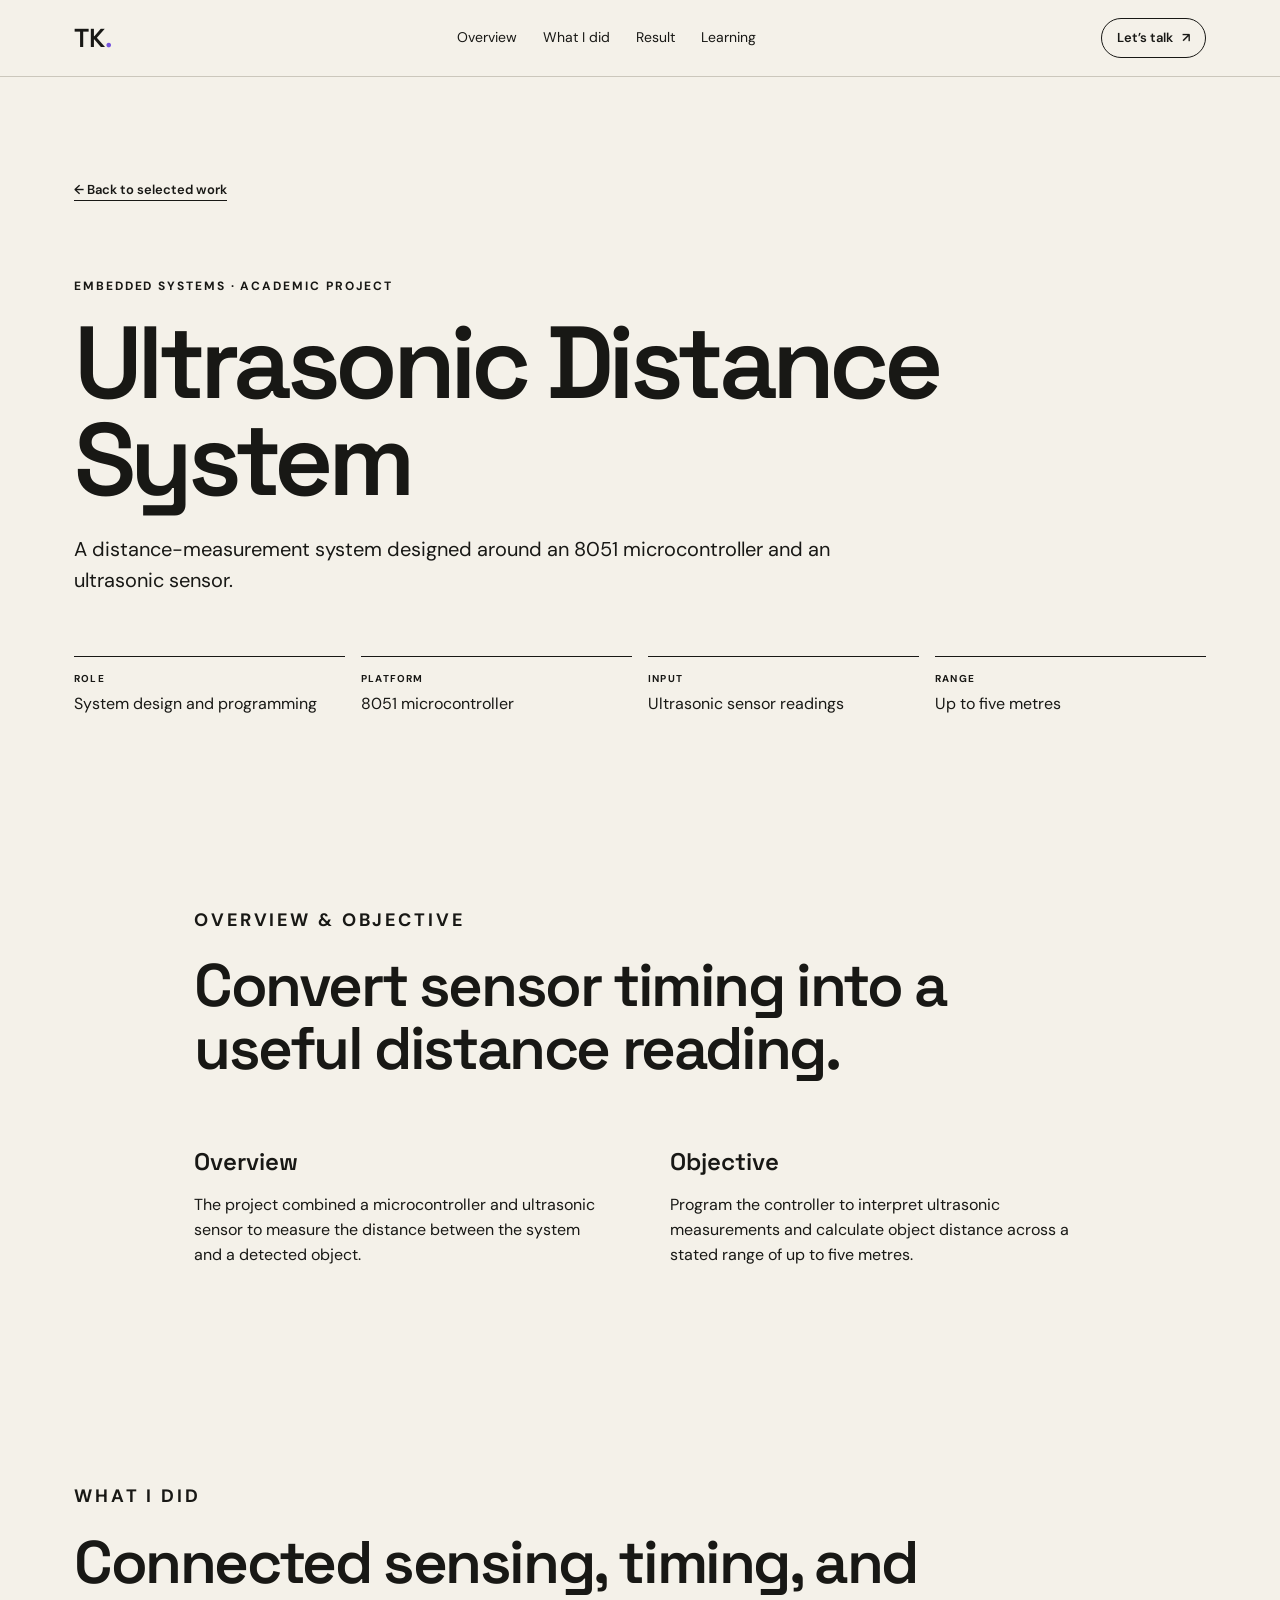
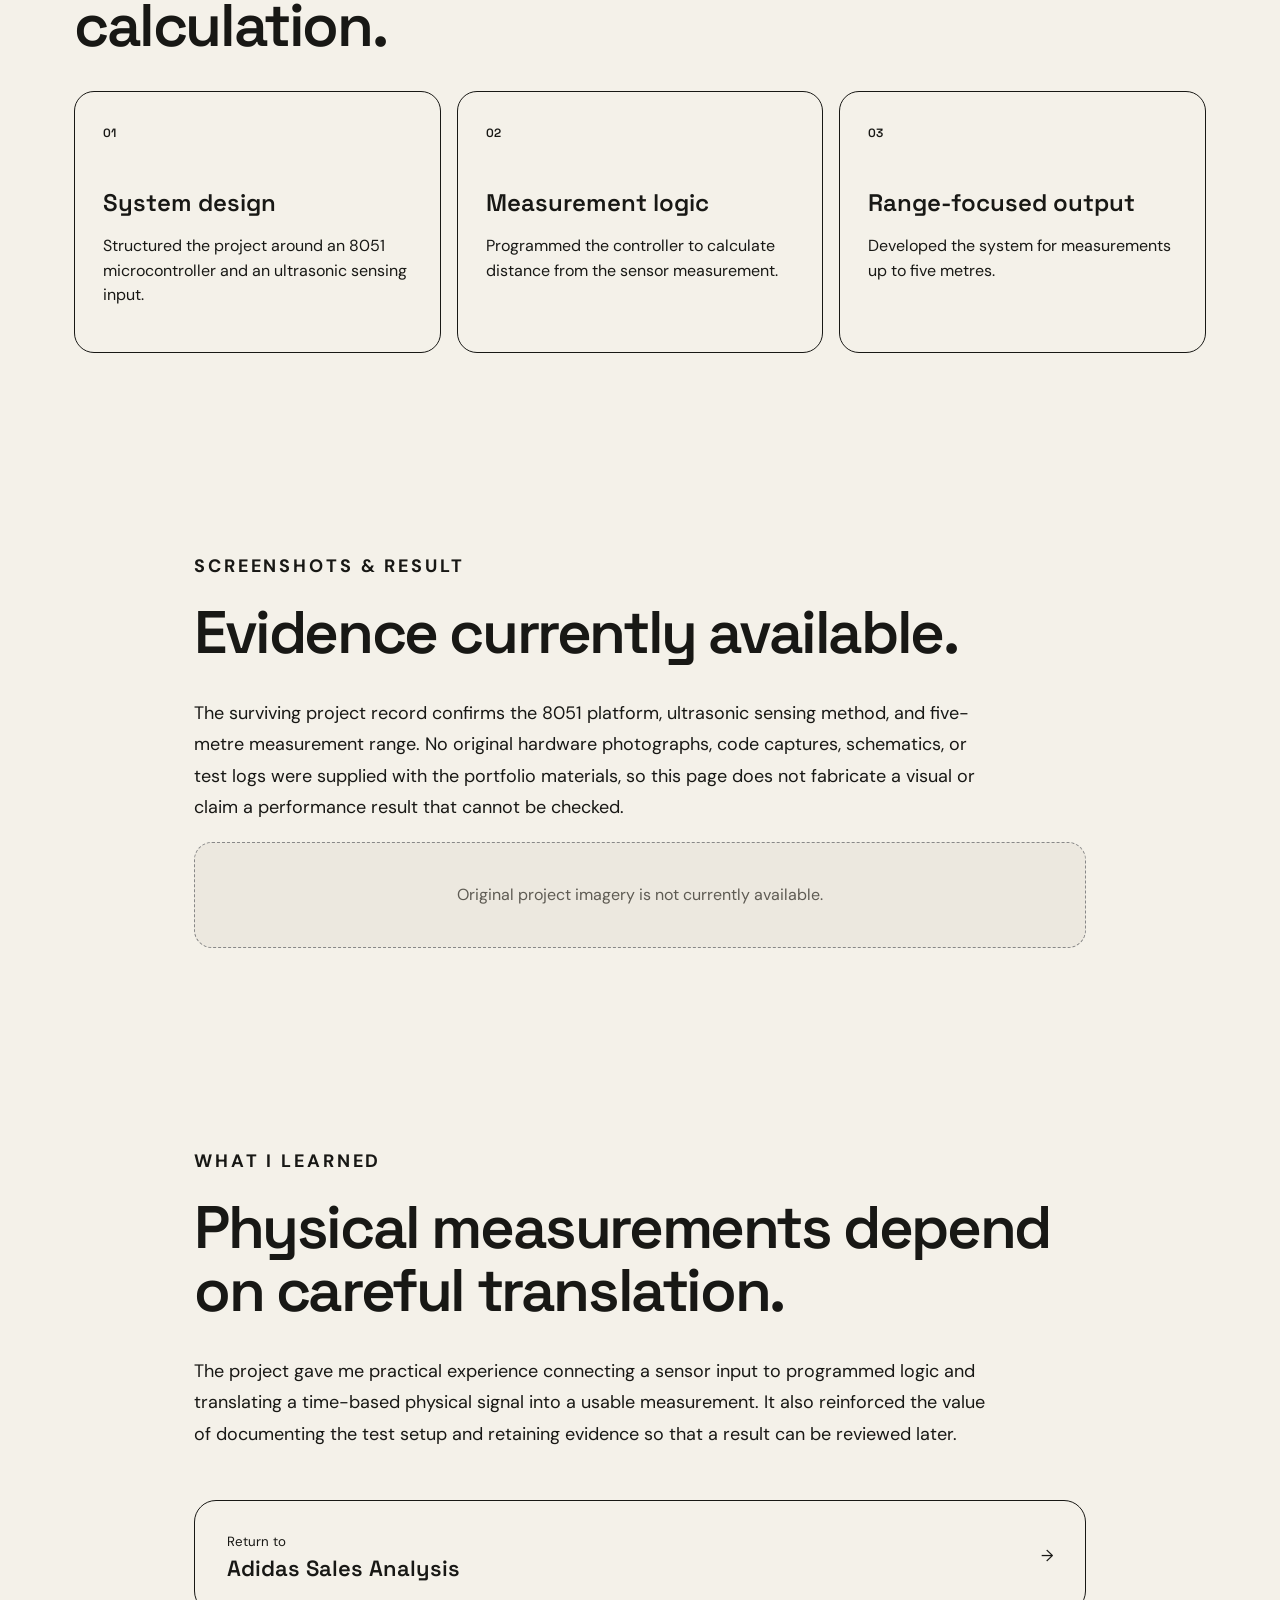
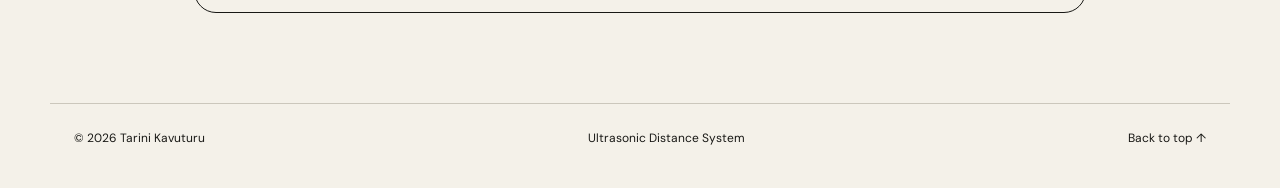
<file: projects/ultrasonic-distance-system.html>
<!doctype html><html lang="en"><head><meta charset="utf-8"><meta name="viewport" content="width=device-width, initial-scale=1"><meta name="description" content="Ultrasonic Distance System case study by Tarini Kavuturu."><title>Ultrasonic Distance System — Tarini Kavuturu</title><link rel="preconnect" href="https://fonts.googleapis.com"><link rel="preconnect" href="https://fonts.gstatic.com" crossorigin><link href="https://fonts.googleapis.com/css2?family=DM+Sans:wght@400;500;600;700&family=Space+Grotesk:wght@500;600&display=swap" rel="stylesheet"><link rel="stylesheet" href="../styles.css"></head><body>
<a class="skip-link" href="#main">Skip to content</a><header class="case-header"><div class="site-header"><a class="logo" href="../index.html" aria-label="Tarini Kavuturu, home">TK<span>.</span></a><nav aria-label="Case study navigation"><a href="#overview">Overview</a><a href="#work">What I did</a><a href="#result">Result</a><a href="#learning">Learning</a></nav><a class="pill small" href="mailto:tarini.kavuturu@gmail.com">Let’s talk <span aria-hidden="true">↗</span></a></div></header>
<main class="case-main" id="main"><section class="case-hero"><a class="back-link" href="../index.html#work">← Back to selected work</a><p class="kicker">Embedded systems · Academic project</p><h1>Ultrasonic Distance System</h1><p class="case-lede">A distance-measurement system designed around an 8051 microcontroller and an ultrasonic sensor.</p><div class="case-facts"><div><span>Role</span>System design and programming</div><div><span>Platform</span>8051 microcontroller</div><div><span>Input</span>Ultrasonic sensor readings</div><div><span>Range</span>Up to five metres</div></div></section>
<section class="case-section" id="overview"><p class="kicker">Overview &amp; objective</p><h2>Convert sensor timing into a useful distance reading.</h2><div class="case-grid"><div><h3>Overview</h3><p>The project combined a microcontroller and ultrasonic sensor to measure the distance between the system and a detected object.</p></div><div><h3>Objective</h3><p>Program the controller to interpret ultrasonic measurements and calculate object distance across a stated range of up to five metres.</p></div></div></section>
<section class="case-section wide" id="work"><p class="kicker">What I did</p><h2>Connected sensing, timing, and calculation.</h2><div class="process-grid"><article><span>01</span><h3>System design</h3><p>Structured the project around an 8051 microcontroller and an ultrasonic sensing input.</p></article><article><span>02</span><h3>Measurement logic</h3><p>Programmed the controller to calculate distance from the sensor measurement.</p></article><article><span>03</span><h3>Range-focused output</h3><p>Developed the system for measurements up to five metres.</p></article></div></section>
<section class="case-section" id="result"><p class="kicker">Screenshots &amp; result</p><h2>Evidence currently available.</h2><p>The surviving project record confirms the 8051 platform, ultrasonic sensing method, and five-metre measurement range. No original hardware photographs, code captures, schematics, or test logs were supplied with the portfolio materials, so this page does not fabricate a visual or claim a performance result that cannot be checked.</p><div class="project-placeholder">Original project imagery is not currently available.</div></section>
<section class="case-section" id="learning"><p class="kicker">What I learned</p><h2>Physical measurements depend on careful translation.</h2><p>The project gave me practical experience connecting a sensor input to programmed logic and translating a time-based physical signal into a usable measurement. It also reinforced the value of documenting the test setup and retaining evidence so that a result can be reviewed later.</p><a class="next-project" href="adidas-sales-analysis.html"><span><small>Return to</small><br><strong>Adidas Sales Analysis</strong></span><span aria-hidden="true">→</span></a></section></main>
<footer><span>© <span id="year"></span> Tarini Kavuturu</span><span>Ultrasonic Distance System</span><a href="#main">Back to top ↑</a></footer><script src="../script.js"></script></body></html>
</file>
<file: styles.css>
:root{--ink:#181815;--paper:#f4f1e9;--line:#cbc7bc;--purple:#9d7bf4;--lime:#c5f36a;--orange:#ff8b59;--blue:#8ed8f7;--max:1180px}*{box-sizing:border-box}html{scroll-behavior:smooth}body{margin:0;background:var(--paper);color:var(--ink);font:16px/1.55 "DM Sans",sans-serif}a{color:inherit;text-decoration:none}img{max-width:100%}.skip-link{position:fixed;left:1rem;top:-4rem;background:var(--ink);color:#fff;padding:.6rem 1rem;z-index:20}.skip-link:focus{top:1rem}.site-header{height:84px;max-width:var(--max);margin:auto;padding:0 24px;display:flex;align-items:center;justify-content:space-between}.logo{font:600 26px "Space Grotesk"}.logo span{color:#7654df}nav{display:flex;gap:26px;font-size:14px}nav a{position:relative}nav a:after{content:"";position:absolute;left:0;right:100%;bottom:-4px;height:1px;background:currentColor;transition:.25s}nav a:hover:after{right:0}.pill{display:inline-flex;gap:9px;align-items:center;border:1px solid var(--ink);border-radius:999px;padding:13px 20px;font-weight:600;transition:.2s}.pill:hover{transform:translateY(-2px);box-shadow:3px 3px 0 var(--ink)}.pill.small{font-size:13px;padding:9px 15px}.pill.primary{background:var(--ink);color:#fff}.hero{min-height:640px;max-width:var(--max);margin:auto;padding:125px 24px 110px;overflow:hidden}.eyebrow,.kicker{text-transform:uppercase;letter-spacing:.16em;font-weight:700;font-size:12px}.status-dot{display:inline-block;width:8px;height:8px;background:#57aa55;border-radius:50%;margin-right:8px;box-shadow:0 0 0 5px #57aa5520}.hero h1{font:600 clamp(50px,7.5vw,102px)/.97 "Space Grotesk";letter-spacing:-.055em;max-width:1040px;margin:28px 0}.scribble{position:relative;font-style:italic;font-weight:500}.scribble:after{content:"";position:absolute;left:-2%;right:-2%;height:9px;bottom:2px;background:var(--purple);z-index:-1;border-radius:50%;transform:rotate(-2deg)}.hero-copy{font-size:20px;line-height:1.55;max-width:740px;margin:0 0 34px}.hero-actions{display:flex;align-items:center;gap:28px}.text-link{font-weight:600;border-bottom:1px solid var(--ink)}.ticker{overflow:hidden;background:var(--ink);color:#fff;padding:18px 24px;text-align:center;font:500 14px "Space Grotesk";letter-spacing:.1em}.ticker span{color:var(--purple);margin:0 26px}.section{max-width:var(--max);margin:auto;padding:120px 24px}.section-heading{display:grid;grid-template-columns:1.4fr .6fr;gap:80px;align-items:end;margin-bottom:64px}.section h2{font:600 clamp(38px,5vw,68px)/1.05 "Space Grotesk";letter-spacing:-.04em;margin:15px 0}.section-heading>p{font-size:18px;margin:0 0 8px}.introduction{display:grid;grid-template-columns:minmax(230px,320px) 1fr;gap:clamp(50px,8vw,120px);align-items:center}.portrait-wrap{margin:0;max-width:300px}.portrait-frame{width:100%;aspect-ratio:4/5;overflow:hidden;border-radius:26px;border:1px solid var(--ink);background:#d9d1c1}.portrait-frame img{width:100%;height:100%;object-fit:cover;object-position:53% 43%;transform:scale(1.3);filter:saturate(.78) contrast(.98)}.portrait-wrap figcaption{margin-top:16px;text-align:center;line-height:1.2;font-size:11px;letter-spacing:.14em;text-transform:uppercase}.introduction-copy{max-width:720px}.introduction-copy>p:not(.kicker){font-size:18px;line-height:1.7;max-width:690px}
.project{position:relative;border:1px solid var(--ink);border-radius:30px;padding:42px;display:grid;grid-template-columns:50px 1fr .9fr;gap:30px;overflow:hidden;transition:transform .22s,box-shadow .22s;margin-bottom:24px}.project:hover,.project:focus-visible{transform:translateY(-4px);box-shadow:5px 5px 0 var(--ink)}.project-number{font:600 14px "Space Grotesk"}.project-meta{display:flex;justify-content:space-between;text-transform:uppercase;letter-spacing:.12em;font-size:11px;font-weight:700}.project h3{font:600 38px/1.1 "Space Grotesk";letter-spacing:-.03em;margin:40px 0 16px}.project p{max-width:620px}.tags{display:flex;flex-wrap:wrap;gap:8px;padding:0;margin:25px 0;list-style:none}.tags li{border:1px solid #777;border-radius:30px;padding:6px 11px;font-size:12px}.case-link{display:inline-block;font-weight:700;font-size:13px;border-bottom:1px solid;margin-top:14px}.result{display:flex;align-items:center;gap:15px;margin-top:28px}.result strong{font:600 38px "Space Grotesk"}.result span{font-size:12px;max-width:210px}.project-image{border-radius:22px;overflow:hidden;background:#fff;align-self:stretch;min-height:340px;display:flex;align-items:center}.project-image img{width:100%;height:100%;object-fit:cover}.project-adidas .project-image img{object-position:center}.project-apb .project-image{background:var(--purple);padding:24px}.project-apb .project-image img{height:auto;object-fit:contain;border-radius:10px}.project.compact{display:block;min-height:560px;max-width:720px;margin-left:auto;margin-right:auto}.compact .project-number{position:absolute;right:34px;top:32px}.compact h3{margin-top:22px}.radar{height:220px;margin:-42px -42px 35px;background:var(--orange);display:flex;align-items:center;justify-content:center;position:relative}.radar span{position:absolute;border:1px solid var(--ink);border-radius:50%;width:70px;height:70px}.radar span:nth-child(2){width:130px;height:130px}.radar span:nth-child(3){width:190px;height:190px}.radar:before,.radar:after{content:"";position:absolute;background:var(--ink)}.radar:before{width:220px;height:1px}.radar:after{height:220px;width:1px}.radar i{width:12px;height:12px;background:var(--paper);border:2px solid var(--ink);border-radius:50%;transform:translate(62px,-28px)}
.experience{max-width:none;background:#e6e1d7}.experience>.section-heading,.timeline{max-width:calc(var(--max) - 48px);margin-left:auto;margin-right:auto}.timeline article{position:relative;display:grid;grid-template-columns:190px 1fr 76px;gap:38px;border-top:1px solid #aaa59a;padding:40px 0}.timeline article:last-child{border-bottom:1px solid #aaa59a}.timeline h3,.journey h3{font:600 25px "Space Grotesk";margin:0}.timeline p{max-width:680px}.company{margin:4px 0 18px;font-weight:600;color:#59574f}.date{font-size:13px;font-weight:700}.role-mark{width:68px;height:68px;border:1px solid var(--ink);border-radius:50%;display:grid;place-items:center;font:600 11px "Space Grotesk"}.purple{background:var(--purple)}.green{background:var(--lime)}.aiesec-section{padding-bottom:130px}.journey{display:grid;grid-template-columns:1fr 1fr;border:1px solid var(--ink);border-radius:28px;overflow:hidden}.journey article{display:grid;grid-template-columns:54px 1fr;gap:20px;padding:40px}.journey article+article{border-left:1px solid var(--ink);background:#f0e8dc}.journey-step{width:42px;height:42px;border:1px solid;border-radius:50%;display:grid;place-items:center;font:600 12px "Space Grotesk"}.journey-date{text-transform:uppercase;letter-spacing:.12em;font-size:11px;font-weight:700;margin:3px 0 14px}.journey ul{padding-left:18px;margin-bottom:0}.journey li+li{margin-top:6px}.aiesec-summary{display:flex;gap:10px;flex-wrap:wrap;margin-top:24px}.aiesec-summary span{background:var(--lime);border:1px solid var(--ink);border-radius:40px;padding:9px 14px;font-size:12px;font-weight:600}
.skills{display:grid;grid-template-columns:1fr 1fr;gap:100px}.about-copy>p:not(.kicker){font-size:18px;max-width:560px}.education{border-top:1px solid var(--line);margin-top:50px;padding-top:24px;display:grid;gap:5px}.education span,.education small{font-size:12px;color:#636158}.skill-cloud>button{appearance:none;background:transparent;border:1px solid var(--ink);padding:9px 14px;border-radius:50px;margin:0 5px 10px 0;font:600 12px "DM Sans";cursor:pointer}.skill-cloud>button.active{background:var(--ink);color:#fff}.skill-list{display:flex;flex-wrap:wrap;gap:10px;margin-top:28px}.skill-list span{padding:12px 17px;border-radius:7px;background:#fff;border:1px solid var(--line);transition:.25s}.skill-list span.hidden{opacity:.12;transform:scale(.95)}.certs{padding-top:40px}.cert-row{display:flex;justify-content:space-between;align-items:center;border-top:1px solid var(--line);padding:23px 0;font:500 clamp(17px,2vw,25px) "Space Grotesk"}.cert-row:last-child{border-bottom:1px solid var(--line)}.cert-row span:last-child{font:500 11px "DM Sans"}.resume-section{padding-top:70px}.resume-grid{display:grid;grid-template-columns:repeat(3,1fr);gap:18px}.resume-card{min-height:280px;border:1px solid var(--ink);border-radius:22px;padding:28px;display:flex;flex-direction:column;transition:.2s}.resume-card.featured{background:#e8defd}.resume-card:hover{transform:translateY(-4px);box-shadow:4px 4px 0 var(--ink)}.resume-card>span{font-size:11px;font-weight:700}.resume-card h3{font:600 27px/1.1 "Space Grotesk";margin:52px 0 10px}.resume-card p{font-size:14px;margin:0 0 28px}.resume-card strong{font-size:12px;margin-top:auto}.contact{text-align:center;padding-top:150px;padding-bottom:150px}.contact h2{font-size:clamp(52px,8vw,110px)}.contact h2 em{font-weight:500;color:#7654df}.email{display:inline-block;font-size:clamp(16px,2.2vw,28px);border-bottom:1px solid;margin:20px 0 60px}.contact-meta{display:flex;justify-content:center;gap:32px;font-size:13px}footer{max-width:var(--max);margin:auto;border-top:1px solid var(--line);padding:25px 24px 40px;display:flex;justify-content:space-between;font-size:12px}
/* Case studies */.case-header{border-bottom:1px solid var(--line)}.case-header .site-header{height:76px}.case-main{overflow:hidden}.case-hero{max-width:var(--max);margin:auto;padding:100px 24px 80px}.back-link{display:inline-block;font-size:13px;font-weight:600;margin-bottom:64px;border-bottom:1px solid}.case-hero h1{font:600 clamp(52px,8vw,104px)/.95 "Space Grotesk";letter-spacing:-.055em;max-width:1040px;margin:18px 0 26px}.case-lede{font-size:20px;max-width:770px}.case-facts{display:grid;grid-template-columns:repeat(4,1fr);gap:16px;margin-top:60px}.case-facts div{border-top:1px solid;padding-top:14px}.case-facts span{display:block;text-transform:uppercase;letter-spacing:.12em;font-size:10px;font-weight:700;margin-bottom:5px}.case-visual{max-width:var(--max);margin:0 auto;padding:0 24px 100px}.case-visual img{display:block;width:100%;border:1px solid var(--ink);border-radius:24px}.case-section{max-width:940px;margin:auto;padding:90px 24px}.case-section.wide{max-width:var(--max)}.case-section h2{font:600 clamp(34px,5vw,60px)/1.05 "Space Grotesk";letter-spacing:-.04em;margin:12px 0 34px}.case-section h3{font:600 24px "Space Grotesk";margin:32px 0 10px}.case-section>p,.case-section .prose>p{font-size:18px;line-height:1.75;max-width:800px}.case-grid{display:grid;grid-template-columns:1fr 1fr;gap:60px}.case-grid ul,.case-section>ul{padding-left:20px}.case-grid li+li,.case-section>ul li+li{margin-top:9px}.process-grid{display:grid;grid-template-columns:repeat(3,1fr);gap:16px}.process-grid article{border:1px solid;border-radius:20px;padding:28px;min-height:220px}.process-grid span{font:600 12px "Space Grotesk"}.process-grid h3{margin-top:42px}.evidence-grid{display:grid;grid-template-columns:repeat(2,1fr);gap:24px}.evidence-grid figure{margin:0}.evidence-grid img{width:100%;height:300px;object-fit:contain;background:#fff;border:1px solid var(--line);border-radius:16px}.evidence-grid figcaption{font-size:13px;margin-top:10px}.evidence-grid .full{grid-column:1/-1}.evidence-grid .full img{height:auto}.insight-grid{display:grid;grid-template-columns:repeat(3,1fr);gap:14px}.insight{border-top:1px solid;padding:22px 0}.insight strong{display:block;font:600 34px "Space Grotesk"}.insight span{font-size:14px}.note{border-left:4px solid var(--purple);padding:18px 22px;background:#ebe4dc;margin-top:32px}.next-project{display:flex;justify-content:space-between;align-items:center;gap:20px;border:1px solid;border-radius:22px;padding:28px 32px;margin-top:50px}.next-project strong{font:600 22px "Space Grotesk"}.project-placeholder{border:1px dashed #888;border-radius:18px;padding:40px;text-align:center;background:#ece8df;color:#5e5b53}
@media(max-width:800px){nav{display:none}.hero{padding-top:90px;min-height:620px}.hero-copy,.case-lede{font-size:17px}.section{padding:85px 20px}.section-heading,.skills,.case-grid{grid-template-columns:1fr;gap:20px}.introduction{grid-template-columns:1fr;gap:55px}.portrait-wrap{width:72%;max-width:280px;margin:auto}.introduction-copy>p:not(.kicker){font-size:16px}.ticker span{margin:0 10px}.project{grid-template-columns:30px 1fr;padding:26px}.project-image{grid-column:1/3;min-height:240px}.project.compact{padding:30px;min-height:auto}.radar{margin:-30px -30px 28px}.timeline article{grid-template-columns:1fr;gap:8px}.role-mark{position:absolute;right:0;top:28px;width:56px;height:56px}.timeline h3{padding-right:70px}.journey{grid-template-columns:1fr}.journey article{padding:28px 22px;grid-template-columns:42px 1fr}.journey article+article{border-left:0;border-top:1px solid}.skills{gap:60px}.resume-grid{grid-template-columns:1fr}.resume-card{min-height:230px}.resume-card h3{margin-top:38px}.contact-meta,footer{flex-direction:column;align-items:center;gap:14px}.hero-actions{align-items:flex-start;flex-direction:column;gap:16px}.case-hero{padding-top:60px}.case-facts{grid-template-columns:1fr 1fr}.process-grid,.insight-grid{grid-template-columns:1fr}.evidence-grid{grid-template-columns:1fr}.evidence-grid .full{grid-column:auto}.evidence-grid img{height:auto}.next-project{align-items:flex-start;flex-direction:column}}
@media(max-width:480px){.site-header{padding:0 18px}.pill.small{padding:8px 12px}.hero h1{font-size:46px}.case-facts{grid-template-columns:1fr}.project h3{font-size:32px}.result{align-items:flex-start;flex-direction:column}.journey article{grid-template-columns:1fr}.section{padding-left:18px;padding-right:18px}}
@media(prefers-reduced-motion:reduce){html{scroll-behavior:auto}.pill,.project,.resume-card{transition:none}}
</file>
